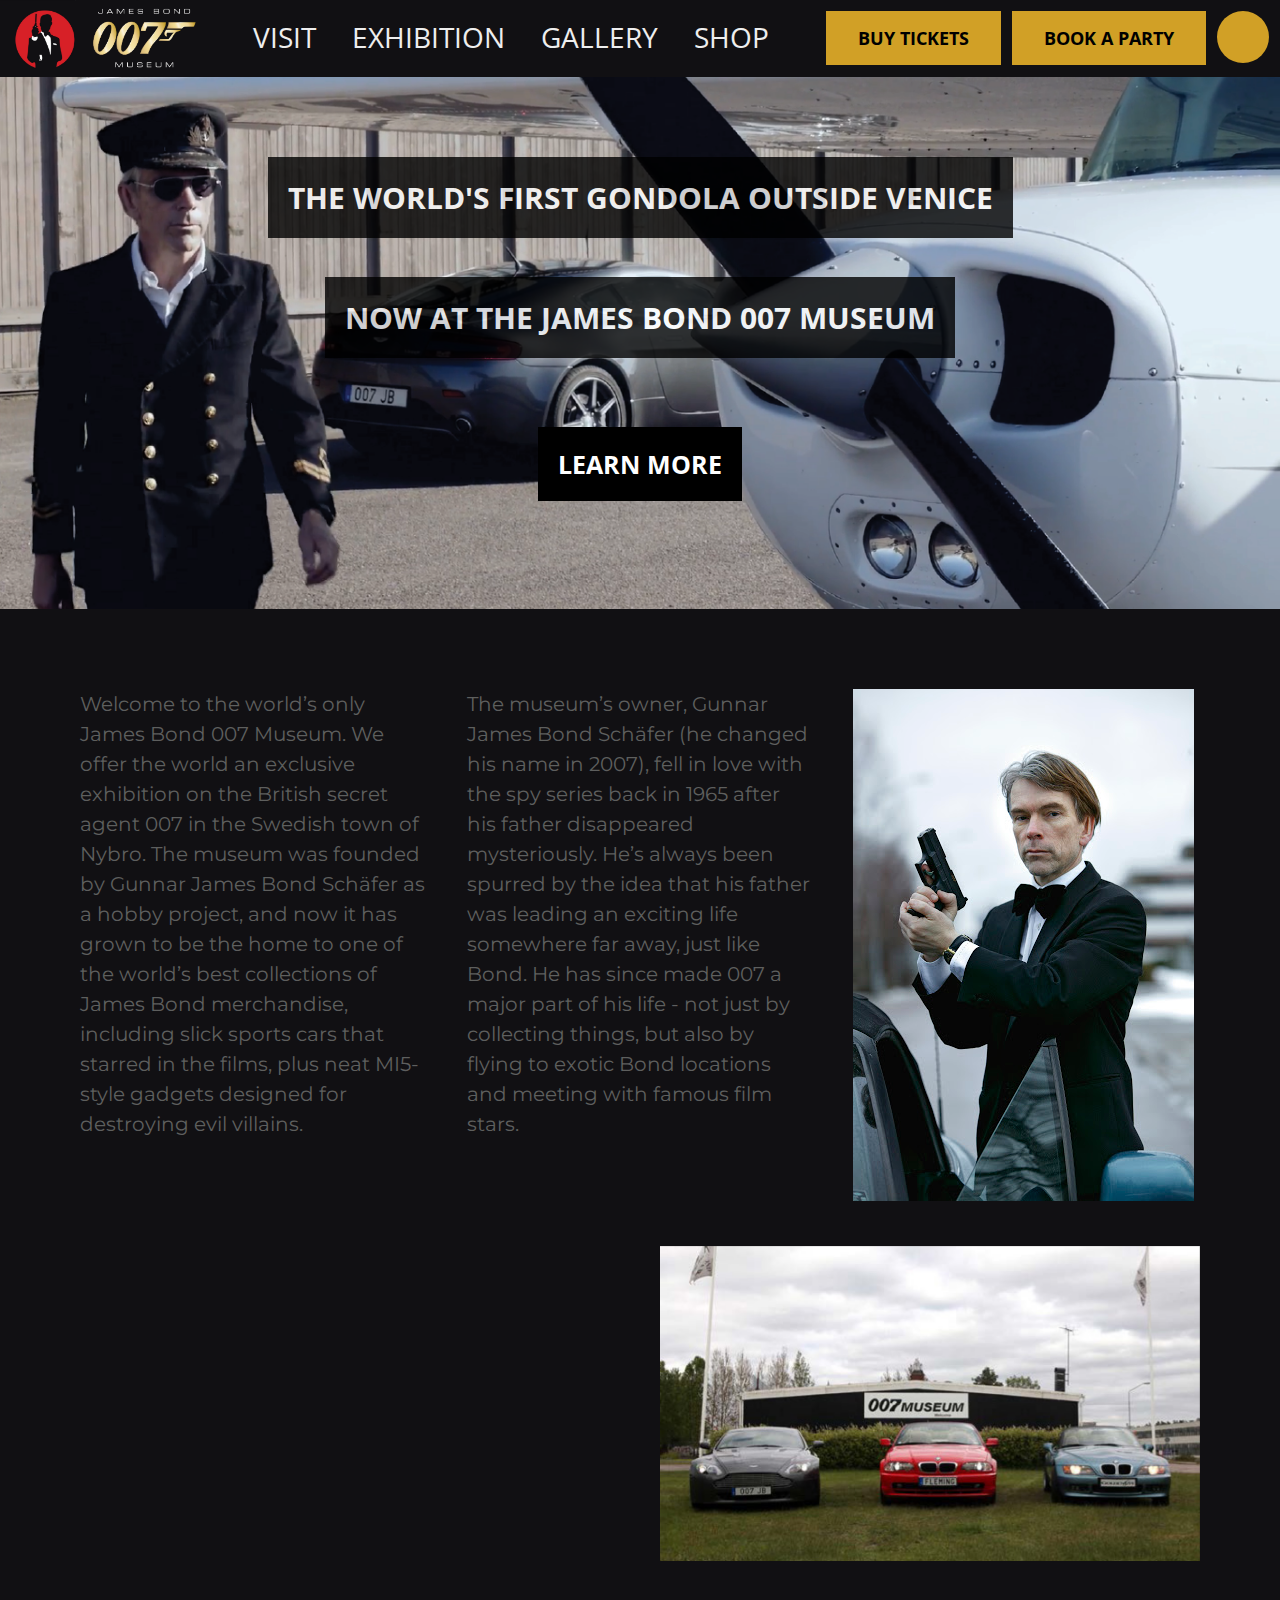
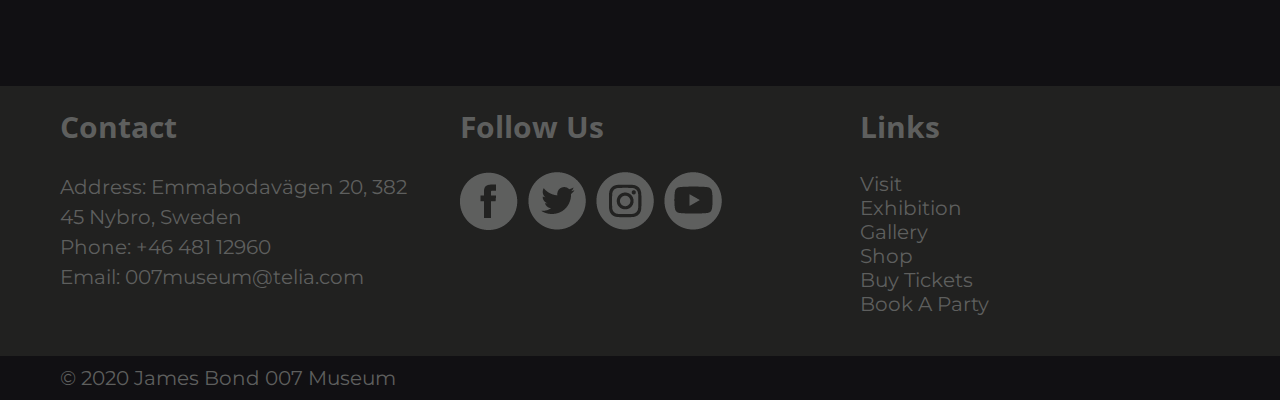
<file: webi_project/index.html>
<!doctype html>
<html>
<head>
<meta charset="UTF-8">
<meta name="keywords" content="James Bond, Museum, 007">
<meta name="Description" content="James Bond 007 Museum located in Nybro, Sweden">
<meta name="author" content="Gunnar James Bond Schafer">
<meta name="viewport" content="width=device-width, initial-scale=1.0">
<title>James Bond 007 Museum Homepage - The Only James Bond Museum in the World</title>
<link rel="stylesheet" href="CSS/stylesheet.css">
<link href="https://fonts.googleapis.com/css?family=Montserrat|Open+Sans&display=swap" rel="stylesheet">
<link rel='icon' href='images/favicon.ico' type='image/x-icon'/ >
<script>
function showsearch() {
   var element = document.getElementById("search_box");
   element.classList.toggle("show");
}
</script>
</head>
<body>


<ul class="full-width" id="navbar">
	<a href="index.html"><img id="logo" src="images/logo.png" alt="007 Museum Logo"></a>
	<li><a href="visit.html">Visit</a></li>
	<li><a href="exhibition.html">Exhibition</a></li>
	<li><a href="gallery/events.html">Gallery</a></li>
	<li><a href="shop.html">Shop</a></li>
	<a href="#" class="search-button" onclick="showsearch()"></a>
	<a href="#" class="button header-button">Book A Party</a>
	<a href="#" class="button header-button">Buy Tickets</a>
	<form id="search_box" action="#">
			<input name="search_criteria" placeholder="Search by keyword" value="" type="text">
			<input class="search_icon" value="Search" type="submit">
		</form>
</ul>

<div class="head-container">
  <img src="images/header.png" style="width:100%;">
  <div class="text-block" style="top: 80px;">
    The World's First Gondola Outside Venice
  </div>
  <div class="text-block" style="top: 200px;">
    Now At the James Bond 007 Museum
  </div>
  <a class="button-header" href="#">Learn More</a>
</div>


<div class="container">
<div class="row">
  <div class="column-3">
	<p>Welcome to the world’s only
James Bond 007 Museum. We
offer the world an exclusive exhibition
on the British secret agent
007 in the Swedish town of Nybro.
The museum was founded by Gunnar James Bond
Schäfer as a hobby project, and now it has grown to be the home to one of
the world’s best collections of
James Bond merchandise, including
slick sports cars that starred
in the films, plus neat MI5-style
gadgets designed for destroying
evil villains.</p>
  </div>
  <div class="column-3">
	<p>The museum’s owner, Gunnar
James Bond Schäfer (he changed
his name in 2007), fell in love with
the spy series back in 1965 after
his father disappeared mysteriously.
He’s always been spurred
by the idea that his father was
leading an exciting life somewhere
far away, just like Bond.
He has since made 007 a major
part of his life - not just by collecting
things, but also by flying
to exotic Bond locations and
meeting with famous film stars.</p>
  </div>
  <div class="column-3">
	<img src="images/img1.jpg">
  </div>
</div>

<div class="row">
	<div class="column-2">
		<iframe width="100%" height="100%" src="https://www.youtube.com/embed/TzndexYf8CQ" frameborder="0" allow="accelerometer; autoplay; encrypted-media; gyroscope; picture-in-picture" allowfullscreen></iframe>
	</div>
	<div class="column-2">
		<div id="gallery-container">
			<img src="images/img2.jpg" alt="Gallery image">
			<div id="gallery-middle">
			<a href="#"><button class="button">Go to Gallery</button></a>
			</div>
		</div>
	</div>
</div>
</div>



<footer>

<div class="footer-row">
  <div class="column-3">
	<h2>Contact</h2>
	<p>Address: Emmabodavägen 20, 382 45 Nybro, Sweden</p>
	<p>Phone: +46 481 12960</p>
	<p>Email: 007museum@telia.com</p>
  </div>
  <div class="column-3">
	<h2>Follow Us</h2>
	<div id="social-group">
	<a href="#"><img src="images/fb-icon.png" alt="Facebook Social Media Icon"></a>
	<a href="#"><img src="images/tw-icon.png" alt="Twitter Social Media Icon"></a>
	<a href="#"><img src="images/ig-icon.png" alt="Instagram Social Media Icon"></a>
	<a href="#"><img src="images/yt-icon.png" alt="Youtube Social Media Icon"></a>
</div>
  </div>
  <div class="column-3">
	<h2>Links</h2>
	<ul class="links-list">
	<li><a href="visit.html">Visit</a></li>
	<li><a href="#Bond2">Exhibition</a></li>
	<li><a href="#Bond3">Gallery</a></li>
	<li><a href="#Bond3">Shop</a></li>
	<li><a href="#Bond3">Buy Tickets</a></li>
	<li><a href="#Bond3">Book A Party</a></li>
</ul>
  </div>
</div>

<div class="copyright">© 2020 James Bond 007 Museum</div>

</footer>


</body>
</html>
</file>
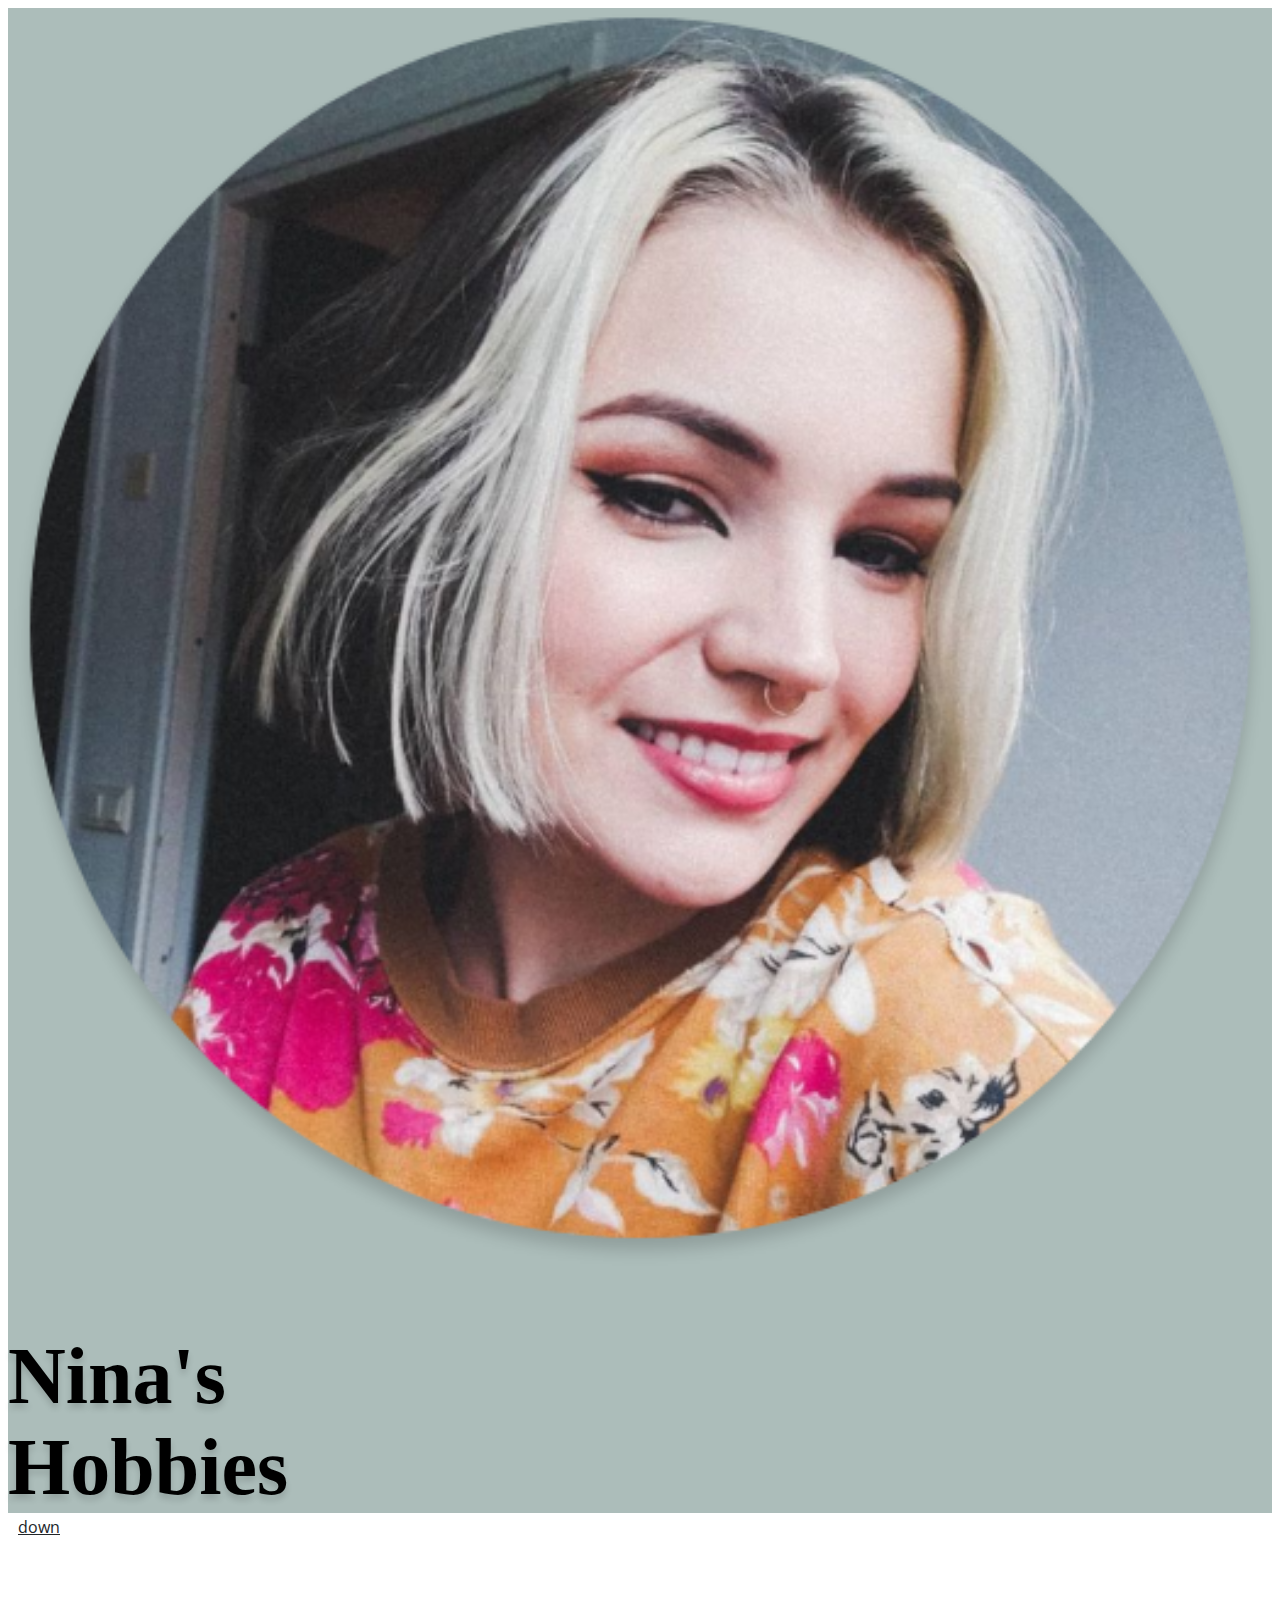
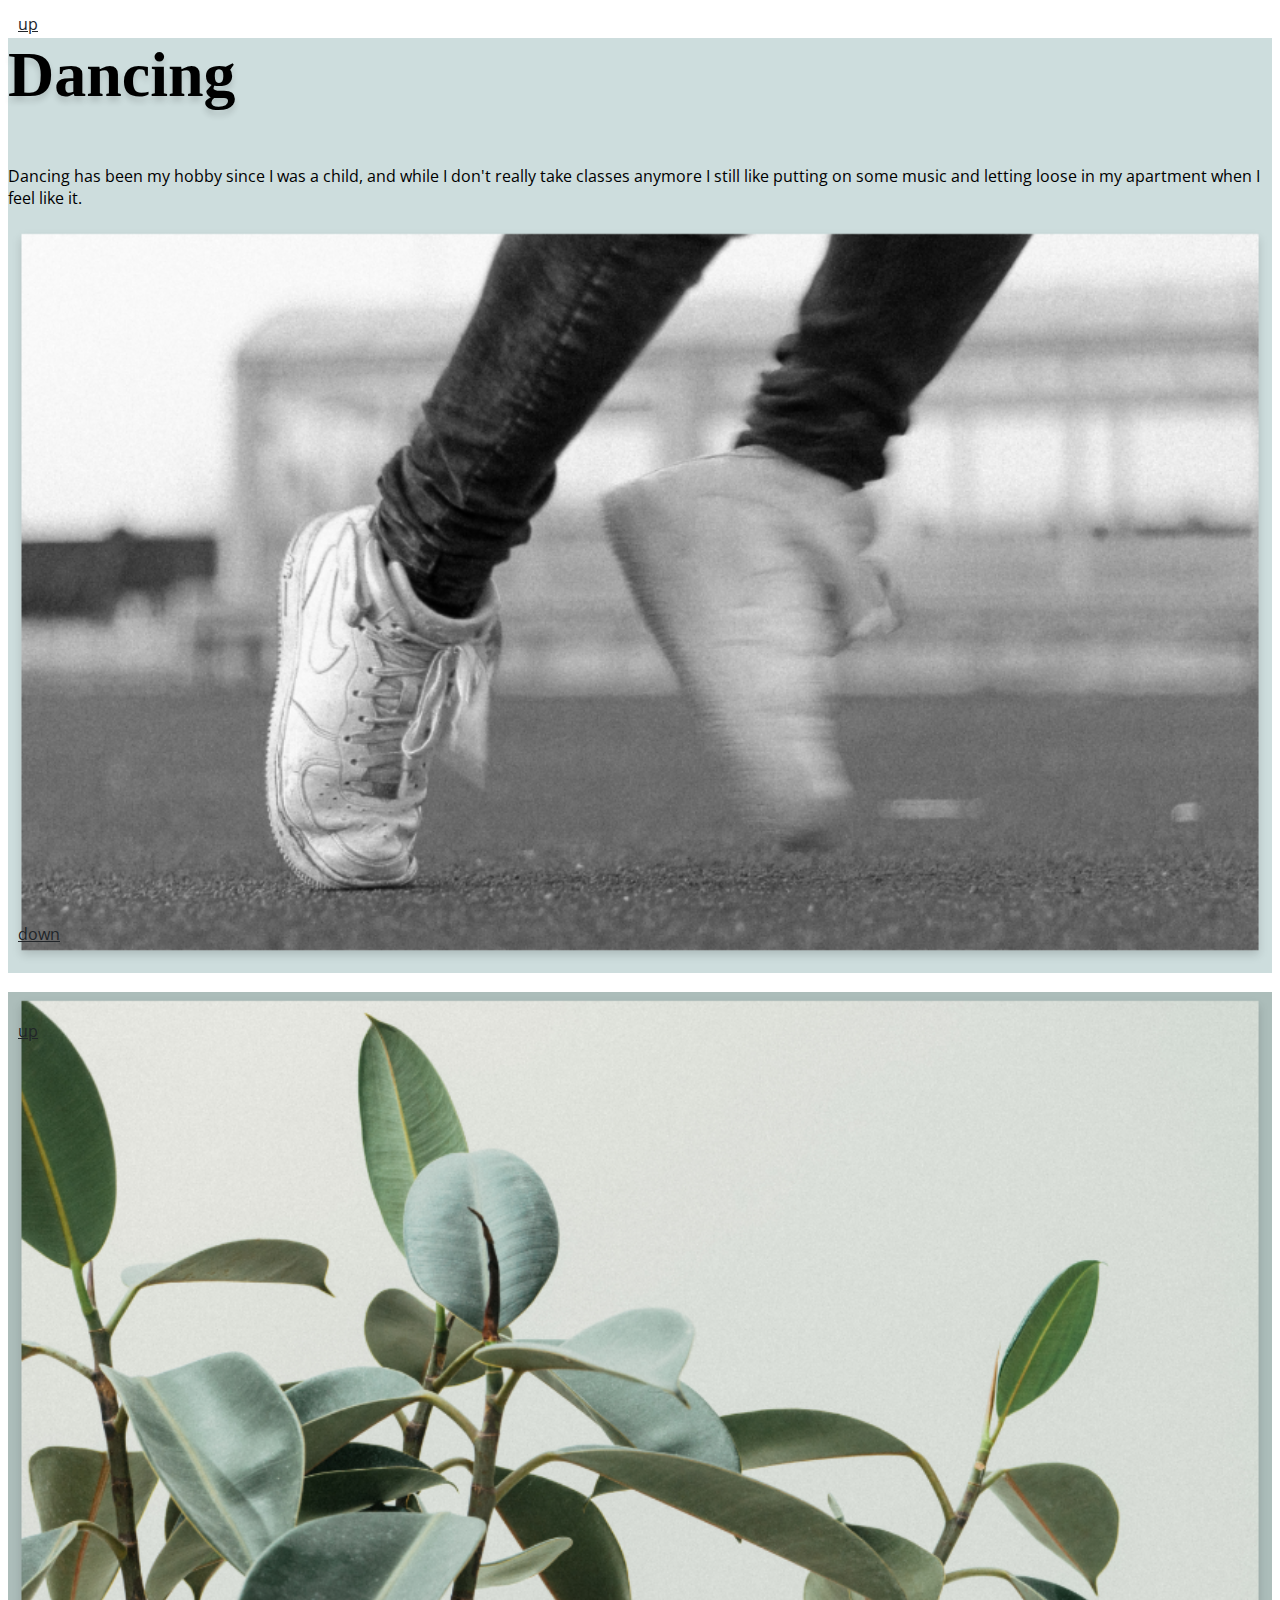
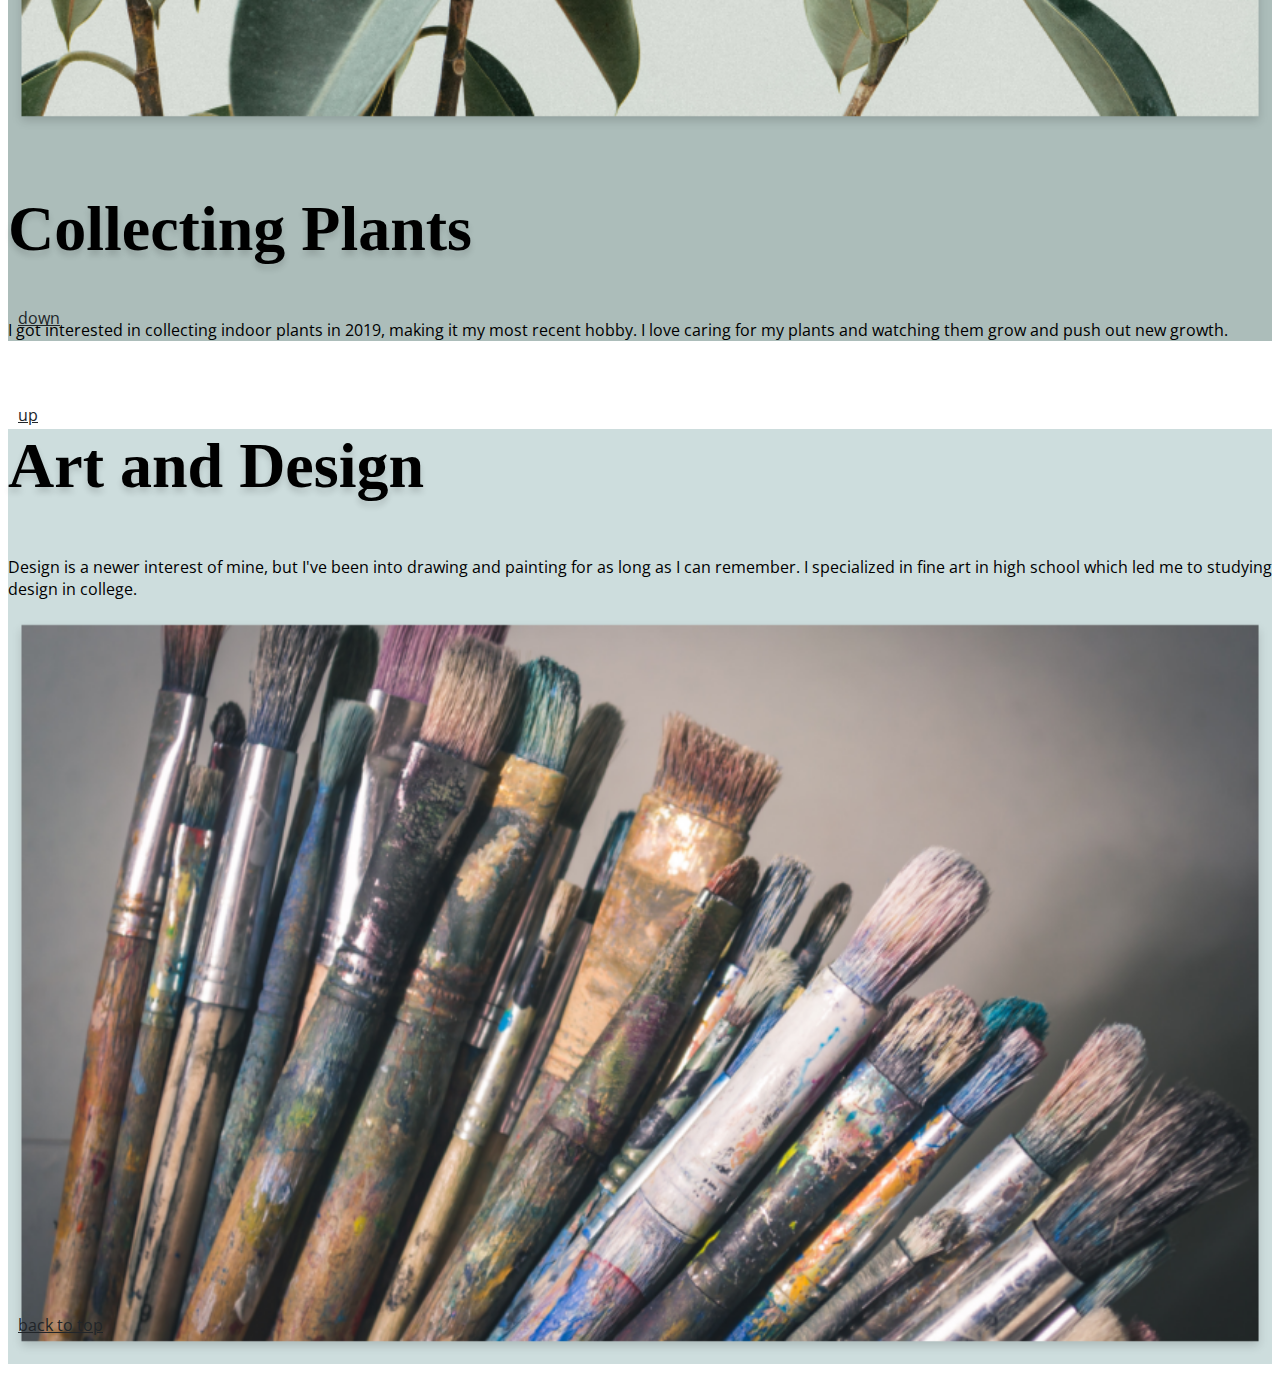
<file: webii_hobbies/index.html>
<!doctype html>

<html lang="en">
<head>
  <meta charset="utf-8">
  <meta name="viewport" content="width=device-width, initial-scale=1, shrink-to-fit=no">
  <title>Nina's Hobbies</title>
  <meta name="description" content="Nina's Hobbies">
  <meta name="author" content="Nina">
  <link rel="stylesheet" href="https://cdn.jsdelivr.net/npm/bootstrap@4.6.0/dist/css/bootstrap.min.css" integrity="sha384-B0vP5xmATw1+K9KRQjQERJvTumQW0nPEzvF6L/Z6nronJ3oUOFUFpCjEUQouq2+l" crossorigin="anonymous">
  <link rel="stylesheet" href="css/style.css">
  <link rel="preconnect" href="https://fonts.gstatic.com">
<link href="https://fonts.googleapis.com/css2?family=Open+Sans&display=swap" rel="stylesheet">
</head>

<body>
  <div class="container-fluid">
    
	<div class="row align-items-center vh-100 cont-1" id="1">
	<div class="col-sm-2"></div>
	<div class="col text-right">
	<img src="images/profile.png" alt="Profile Picture">
	</div>
	<div class="col">
	<h1>Nina's<br>Hobbies</h1>
	</div>
	<div class="col-sm-2"></div>
	</div>
	<div class="row">
	<div class="col text-center down-button">
	<a href="#2">down</a>
	</div>
	</div>
	
	<div class="row">
	<div class="col text-center up-button">
	<a href="#1">up</a>
	</div>
	</div>
	<div class="row align-items-center vh-100 cont-2" id="2">
	<div class="col-sm-1"></div>
	<div class="col-sm text-right">
	<h2>Dancing</h2>
	<p>Dancing has been my hobby since I was a child, and while I don't really take classes anymore I still like putting on some music and letting loose in my apartment when I feel like it.</p>
	</div>
	<div class="col-sm">
	<img src="images/dancing.png" alt="Dancing">
	</div>
	<div class="col-sm-1"></div>
	</div>
	<div class="row">
	<div class="col text-center down-button">
	<a href="#3">down</a>
	</div>
	</div>
	
	<div class="row">
	<div class="col text-center up-button">
	<a href="#2">up</a>
	</div>
	</div>
	<div class="row align-items-center vh-100 cont-3" id="3">
	<div class="col-sm-1"></div>
	<div class="col-sm text-right">
	<img src="images/plants.png" alt="Plant Collecting">
	</div>
	<div class="col-sm">
	<h2>Collecting Plants</h2>
	<p>I got interested in collecting indoor plants in 2019, making it my most recent hobby. I love caring for my plants and watching them grow and push out new growth.</p>
	</div>
	<div class="col-sm-1"></div>
	</div>
	<div class="row">
	<div class="col text-center down-button">
	<a href="#4">down</a>
	</div>
	</div>
	
	<div class="row">
	<div class="col text-center up-button">
	<a href="#3">up</a>
	</div>
	</div>
	<div class="row align-items-center vh-100 cont-4" id="4">
	<div class="col-sm-1"></div>
	<div class="col-sm text-right">
	<h2>Art and Design</h2>
	<p>Design is a newer interest of mine, but I've been into drawing and painting for as long as I can remember. I specialized in fine art in high school which led me to studying design in college.</p>
	</div>
	<div class="col-sm">
	<img src="images/art.png" alt="Art Supplies">
	</div>
	<div class="col-sm-1"></div>
	</div>
	<div class="row">
	<div class="col text-center down-button">
	<a href="#1">back to top</a>
	</div>
	</div>
  
  </div>
  <script src="https://code.jquery.com/jquery-3.5.1.slim.min.js" integrity="sha384-DfXdz2htPH0lsSSs5nCTpuj/zy4C+OGpamoFVy38MVBnE+IbbVYUew+OrCXaRkfj" crossorigin="anonymous"></script>
  <script src="https://cdn.jsdelivr.net/npm/bootstrap@4.6.0/dist/js/bootstrap.bundle.min.js" integrity="sha384-Piv4xVNRyMGpqkS2by6br4gNJ7DXjqk09RmUpJ8jgGtD7zP9yug3goQfGII0yAns" crossorigin="anonymous"></script>
</body>
</html>
</file>
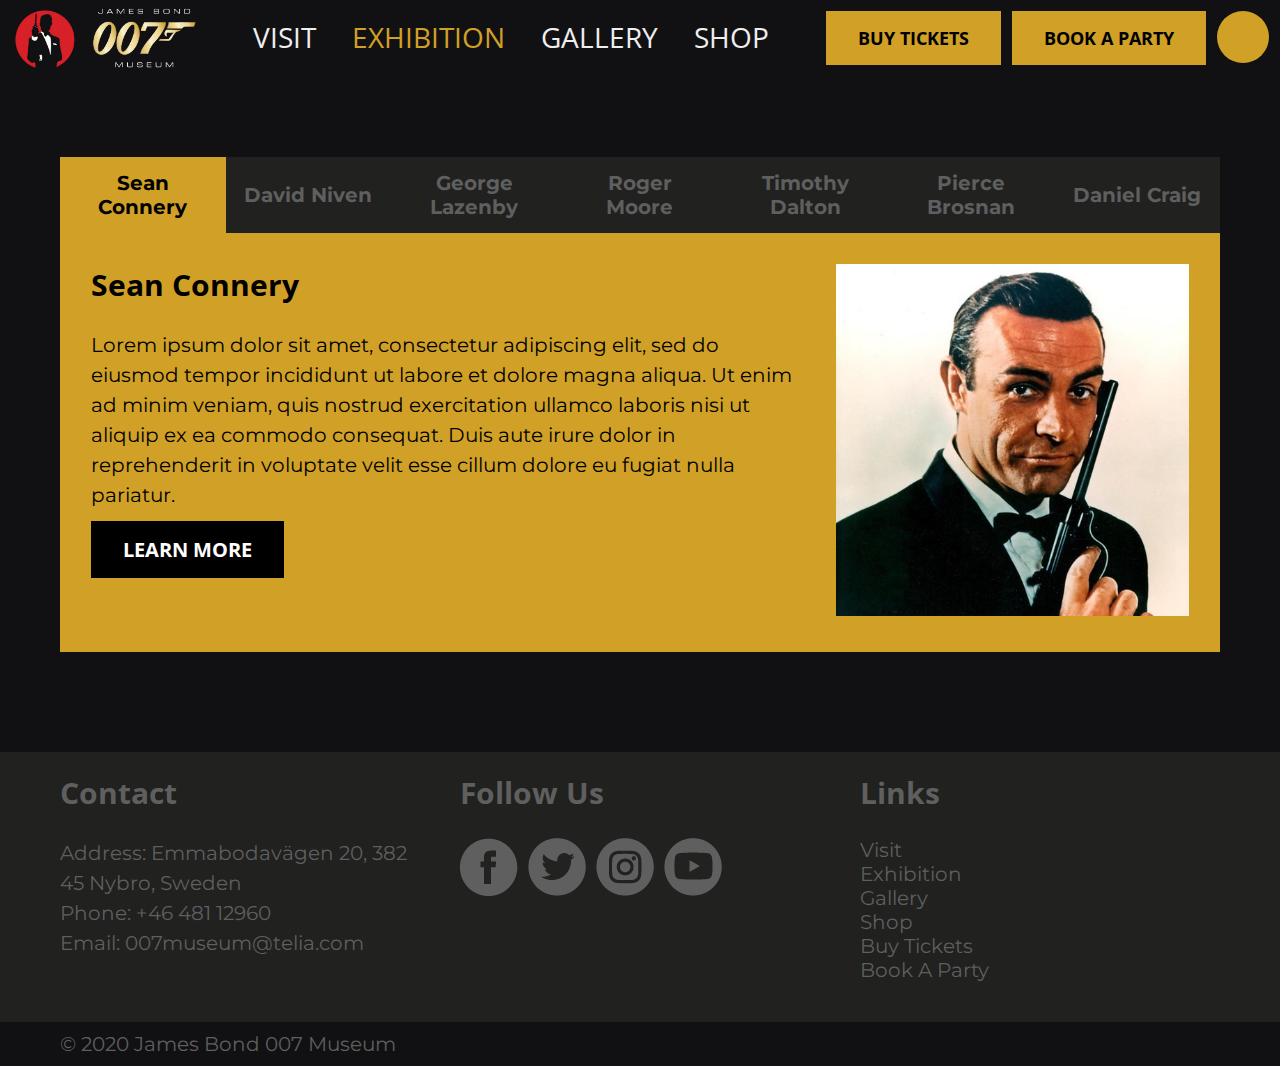
<file: webi_project/exhibition.html>
<!doctype html>
<html>
<head>
<meta charset="UTF-8">
<meta name="keywords" content="James Bond, Museum, 007">
<meta name="Description" content="James Bond 007 Museum located in Nybro, Sweden">
<meta name="author" content="Gunnar James Bond Schafer">
<meta name="viewport" content="width=device-width, initial-scale=1.0">
<title>James Bond 007 Museum Homepage - The Only James Bond Museum in the World</title>
<link rel="stylesheet" href="CSS/stylesheet.css">
<link href="https://fonts.googleapis.com/css?family=Montserrat|Open+Sans&display=swap" rel="stylesheet">
<link rel='icon' href='images/favicon.ico' type='image/x-icon'/ >
<script>
function showsearch() {
   var element = document.getElementById("search_box");
   element.classList.toggle("show");
}


function openTab(evt, tabName) {
  var i, tabcontent, tablinks;
  tabcontent = document.getElementsByClassName("tabcontent");
  for (i = 0; i < tabcontent.length; i++) {
    tabcontent[i].style.display = "none";
  }
  tablinks = document.getElementsByClassName("tablinks");
  for (i = 0; i < tablinks.length; i++) {
    tablinks[i].className = tablinks[i].className.replace(" active", "");
  }
  document.getElementById(tabName).style.display = "block";
  evt.currentTarget.className += " active";
}
</script>
</head>
<body>

<ul class="full-width" id="navbar">
	<a href="index.html"><img id="logo" src="images/logo.png" alt="007 Museum Logo"></a>
	<li><a href="visit.html">Visit</a></li>
	<li><a href="exhibition.html" class="nav-active">Exhibition</a></li>
	<li><a href="gallery/events.html">Gallery</a></li>
	<li><a href="shop.html">Shop</a></li>
	<a href="#" class="search-button" onclick="showsearch()"></a>
	<a href="#" class="button header-button">Book A Party</a>
	<a href="#" class="button header-button">Buy Tickets</a>
	<form id="search_box" action="#">
			<input name="search_criteria" placeholder="Search by keyword" value="" type="text">
			<input class="search_icon" value="Search" type="submit">
		</form>
</ul>



<div class="container">
<div class="tab top-pad">
	<button class="tablinks active" onclick="openTab(event, 'Connery')">Sean Connery</button>
	<button class="tablinks" onclick="openTab(event, 'Niven')">David Niven</button>
	<button class="tablinks" onclick="openTab(event, 'Lazenby')">George Lazenby</button>
	<button class="tablinks" onclick="openTab(event, 'Moore')">Roger Moore</button>
	<button class="tablinks" onclick="openTab(event, 'Dalton')">Timothy Dalton</button>
	<button class="tablinks" onclick="openTab(event, 'Brosnan')">Pierce Brosnan</button>
	<button class="tablinks" onclick="openTab(event, 'Craig')">Daniel Craig</button>
</div>

<div id="Connery" class="tabcontent" style="display:block;">
<div class="row">
	<div class="column-1-3">
		<h2>Sean Connery</h2>
		<p>Lorem ipsum dolor sit amet, consectetur adipiscing elit, sed do eiusmod tempor incididunt ut labore et dolore magna aliqua. Ut enim ad minim veniam, quis nostrud exercitation ullamco laboris nisi ut aliquip ex ea commodo consequat. Duis aute irure dolor in reprehenderit in voluptate velit esse cillum dolore eu fugiat nulla pariatur.</p>
		<a href="#"><button class="ex-button">Learn More</button></a>
	</div>
	<div class="column-3">
		<img src="images/seanconnery.jpg" alt="Sean Connery">
	</div>
</div>
</div>

<div id="Niven" class="tabcontent">
<div class="row">
	<div class="column-1-3">
		<h2>David Niven</h2>
		<p>Lorem ipsum dolor sit amet, consectetur adipiscing elit, sed do eiusmod tempor incididunt ut labore et dolore magna aliqua. Ut enim ad minim veniam, quis nostrud exercitation ullamco laboris nisi ut aliquip ex ea commodo consequat. Duis aute irure dolor in reprehenderit in voluptate velit esse cillum dolore eu fugiat nulla pariatur.</p>
		<a href="#"><button class="ex-button">Learn More</button></a>
	</div>
	<div class="column-3">
		<img src="images/davidniven.jpg" alt="David Niven">
	</div>
</div>
</div>

<div id="Lazenby" class="tabcontent">
<div class="row">
	<div class="column-1-3">
		<h2>George Lazenby</h2>
		<p>Lorem ipsum dolor sit amet, consectetur adipiscing elit, sed do eiusmod tempor incididunt ut labore et dolore magna aliqua. Ut enim ad minim veniam, quis nostrud exercitation ullamco laboris nisi ut aliquip ex ea commodo consequat. Duis aute irure dolor in reprehenderit in voluptate velit esse cillum dolore eu fugiat nulla pariatur.</p>
		<a href="#"><button class="ex-button">Learn More</button></a>
	</div>
	<div class="column-3">
		<img src="images/georgelazenby.jpg" alt="George Lazenby">
	</div>
</div>
</div>

<div id="Moore" class="tabcontent">
<div class="row">
	<div class="column-1-3">
		<h2>Roger Moore</h2>
		<p>Lorem ipsum dolor sit amet, consectetur adipiscing elit, sed do eiusmod tempor incididunt ut labore et dolore magna aliqua. Ut enim ad minim veniam, quis nostrud exercitation ullamco laboris nisi ut aliquip ex ea commodo consequat. Duis aute irure dolor in reprehenderit in voluptate velit esse cillum dolore eu fugiat nulla pariatur.</p>
		<a href="#"><button class="ex-button">Learn More</button></a>
	</div>
	<div class="column-3">
		<img src="images/rogermoore.jpg" alt="Roger Moore">
	</div>
</div>
</div>

<div id="Dalton" class="tabcontent ex-box">
<div class="row">
	<div class="column-1-3">
		<h2>Timothy Dalton</h2>
		<p>Lorem ipsum dolor sit amet, consectetur adipiscing elit, sed do eiusmod tempor incididunt ut labore et dolore magna aliqua. Ut enim ad minim veniam, quis nostrud exercitation ullamco laboris nisi ut aliquip ex ea commodo consequat. Duis aute irure dolor in reprehenderit in voluptate velit esse cillum dolore eu fugiat nulla pariatur.</p>
		<a href="#"><button class="ex-button">Learn More</button></a>
	</div>
	<div class="column-3">
		<img src="images/timothydalton.jpg" alt="Timothy Dalton">
	</div>
</div>
</div>

<div id="Brosnan" class="tabcontent ex-box">
<div class="row">
	<div class="column-1-3">
		<h2>Pierce Brosnan</h2>
		<p>Lorem ipsum dolor sit amet, consectetur adipiscing elit, sed do eiusmod tempor incididunt ut labore et dolore magna aliqua. Ut enim ad minim veniam, quis nostrud exercitation ullamco laboris nisi ut aliquip ex ea commodo consequat. Duis aute irure dolor in reprehenderit in voluptate velit esse cillum dolore eu fugiat nulla pariatur.</p>
		<a href="#"><button class="ex-button">Learn More</button></a>
	</div>
	<div class="column-3">
		<img src="images/piercebrosnan.jpg" alt="Pierce Brosnan">
	</div>
</div>
</div>

<div id="Craig" class="tabcontent">
	<div class="row">
		<div class="column-1-3">
			<h2>Daniel Craig</h2>
			<p>Lorem ipsum dolor sit amet, consectetur adipiscing elit, sed do eiusmod tempor incididunt ut labore et dolore magna aliqua. Ut enim ad minim veniam, quis nostrud exercitation ullamco laboris nisi ut aliquip ex ea commodo consequat. Duis aute irure dolor in reprehenderit in voluptate velit esse cillum dolore eu fugiat nulla pariatur.</p>
			<a href="#"><button class="ex-button">Learn More</button></a>
		</div>
		<div class="column-3">
			<img src="images/danielcraig.jpg" alt="Daniel Craig">
		</div>
	</div>
</div>


</div>


<footer>

<div class="footer-row">
  <div class="column-3">
	<h2>Contact</h2>
	<p>Address: Emmabodavägen 20, 382 45 Nybro, Sweden</p>
	<p>Phone: +46 481 12960</p>
	<p>Email: 007museum@telia.com</p>
  </div>
  <div class="column-3">
	<h2>Follow Us</h2>
	<div id="social-group">
	<a href="#"><img src="images/fb-icon.png" alt="Facebook Social Media Icon"></a>
	<a href="#"><img src="images/tw-icon.png" alt="Twitter Social Media Icon"></a>
	<a href="#"><img src="images/ig-icon.png" alt="Instagram Social Media Icon"></a>
	<a href="#"><img src="images/yt-icon.png" alt="Youtube Social Media Icon"></a>
</div>
  </div>
  <div class="column-3">
	<h2>Links</h2>
	<ul class="links-list">
	<li><a href="visit.html">Visit</a></li>
	<li><a href="#Bond2">Exhibition</a></li>
	<li><a href="#Bond3">Gallery</a></li>
	<li><a href="#Bond3">Shop</a></li>
	<li><a href="#Bond3">Buy Tickets</a></li>
	<li><a href="#Bond3">Book A Party</a></li>
</ul>
  </div>
</div>

<div class="copyright">© 2020 James Bond 007 Museum</div>

</footer>


</body>
</html>
</file>
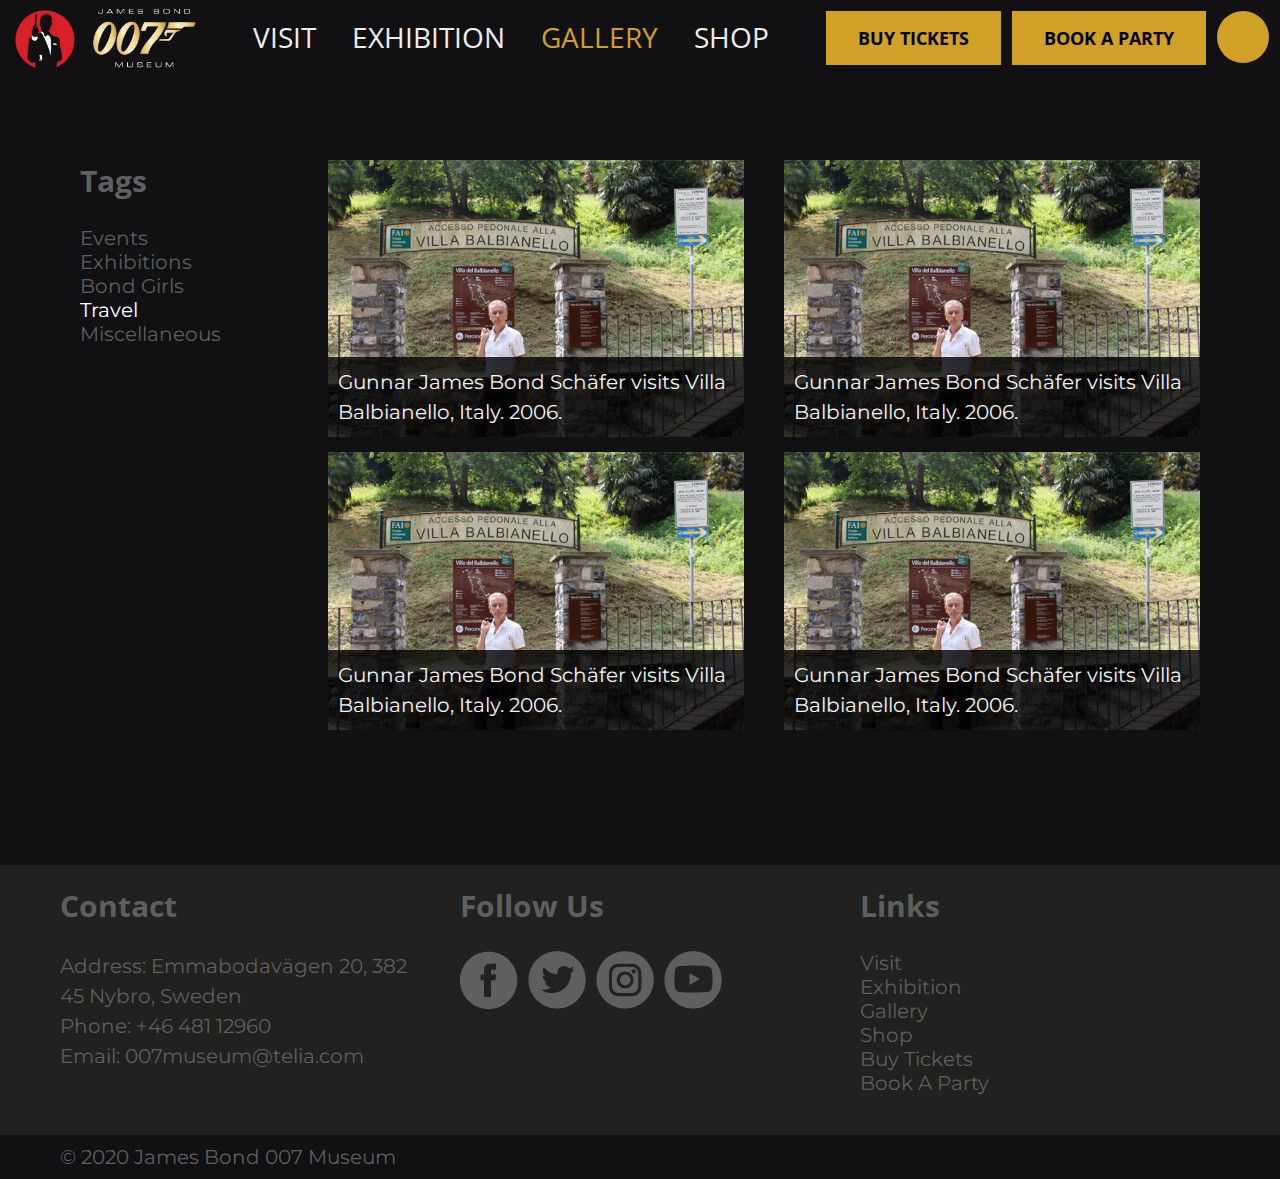
<file: webi_project/gallery.html>
<!doctype html>
<html>
<head>
<meta charset="UTF-8">
<meta name="keywords" content="James Bond, Museum, 007">
<meta name="Description" content="James Bond 007 Museum located in Nybro, Sweden">
<meta name="author" content="Gunnar James Bond Schafer">
<meta name="viewport" content="width=device-width, initial-scale=1.0">
<title>James Bond 007 Museum Homepage - The Only James Bond Museum in the World</title>
<link rel="stylesheet" href="CSS/stylesheet.css">
<link href="https://fonts.googleapis.com/css?family=Montserrat|Open+Sans&display=swap" rel="stylesheet">
<link rel='icon' href='images/favicon.ico' type='image/x-icon'/ >
<script>
function showsearch() {
   var element = document.getElementById("search_box");
   element.classList.toggle("show");
}
</script>
</head>
<body>

<ul class="full-width" id="navbar">
	<a href="index.html"><img id="logo" src="images/logo.png" alt="007 Museum Logo"></a>
	<li><a href="visit.html">Visit</a></li>
	<li><a href="exhibition.html">Exhibition</a></li>
	<li><a href="gallery.html" class="nav-active">Gallery</a></li>
	<li><a href="shop.html">Shop</a></li>
	<a href="#" class="search-button" onclick="showsearch()"></a>
	<a href="#" class="button header-button">Book A Party</a>
	<a href="#" class="button header-button">Buy Tickets</a>
	<form id="search_box" action="#">
			<input name="search_criteria" placeholder="Search by keyword" value="" type="text">
			<input class="search_icon" value="Search" type="submit">
		</form>
</ul>



<div class="container">
<div class="row top-pad">
	<div class="column-20">
		<h2>Tags</h2>
		<ul class="links-list">
			<li><a href="#">Events</a></li>
			<li><a href="#Bond2">Exhibitions</a></li>
			<li><a href="#Bond3">Bond Girls</a></li>
			<li><a href="#Bond3" class="links-list-active">Travel</a></li>
			<li><a href="#Bond3">Miscellaneous</a></li>
		</ul>
	</div>
	<div class="column-40">
		<div class="gallery-module">
		<header><p>Gunnar James Bond Schäfer visits Villa Balbianello, Italy. 2006.</p></header>
		<img src="images/balbianello.jpg" alt="Visit to Villa Balbianello">
		</div>
		<div class="gallery-module">
		<header><p>Gunnar James Bond Schäfer visits Villa Balbianello, Italy. 2006.</p></header>
		<img src="images/balbianello.jpg" alt="Visit to Villa Balbianello">
		</div>
	</div>
	<div class="column-40">
		<div class="gallery-module">
		<header><p>Gunnar James Bond Schäfer visits Villa Balbianello, Italy. 2006.</p></header>
		<img src="images/balbianello.jpg" alt="Visit to Villa Balbianello">
		</div>
		<div class="gallery-module">
		<header><p>Gunnar James Bond Schäfer visits Villa Balbianello, Italy. 2006.</p></header>
		<img src="images/balbianello.jpg" alt="Visit to Villa Balbianello">
		</div>
	</div>
</div>
</div>


<footer>

<div class="footer-row">
  <div class="column-3">
	<h2>Contact</h2>
	<p>Address: Emmabodavägen 20, 382 45 Nybro, Sweden</p>
	<p>Phone: +46 481 12960</p>
	<p>Email: 007museum@telia.com</p>
  </div>
  <div class="column-3">
	<h2>Follow Us</h2>
	<div id="social-group">
	<a href="#"><img src="images/fb-icon.png" alt="Facebook Social Media Icon"></a>
	<a href="#"><img src="images/tw-icon.png" alt="Twitter Social Media Icon"></a>
	<a href="#"><img src="images/ig-icon.png" alt="Instagram Social Media Icon"></a>
	<a href="#"><img src="images/yt-icon.png" alt="Youtube Social Media Icon"></a>
</div>
  </div>
  <div class="column-3">
	<h2>Links</h2>
	<ul class="links-list">
	<li><a href="visit.html">Visit</a></li>
	<li><a href="#Bond2">Exhibition</a></li>
	<li><a href="#Bond3">Gallery</a></li>
	<li><a href="#Bond3">Shop</a></li>
	<li><a href="#Bond3">Buy Tickets</a></li>
	<li><a href="#Bond3">Book A Party</a></li>
</ul>
  </div>
</div>

<div class="copyright">© 2020 James Bond 007 Museum</div>

</footer>


</body>
</html>
</file>
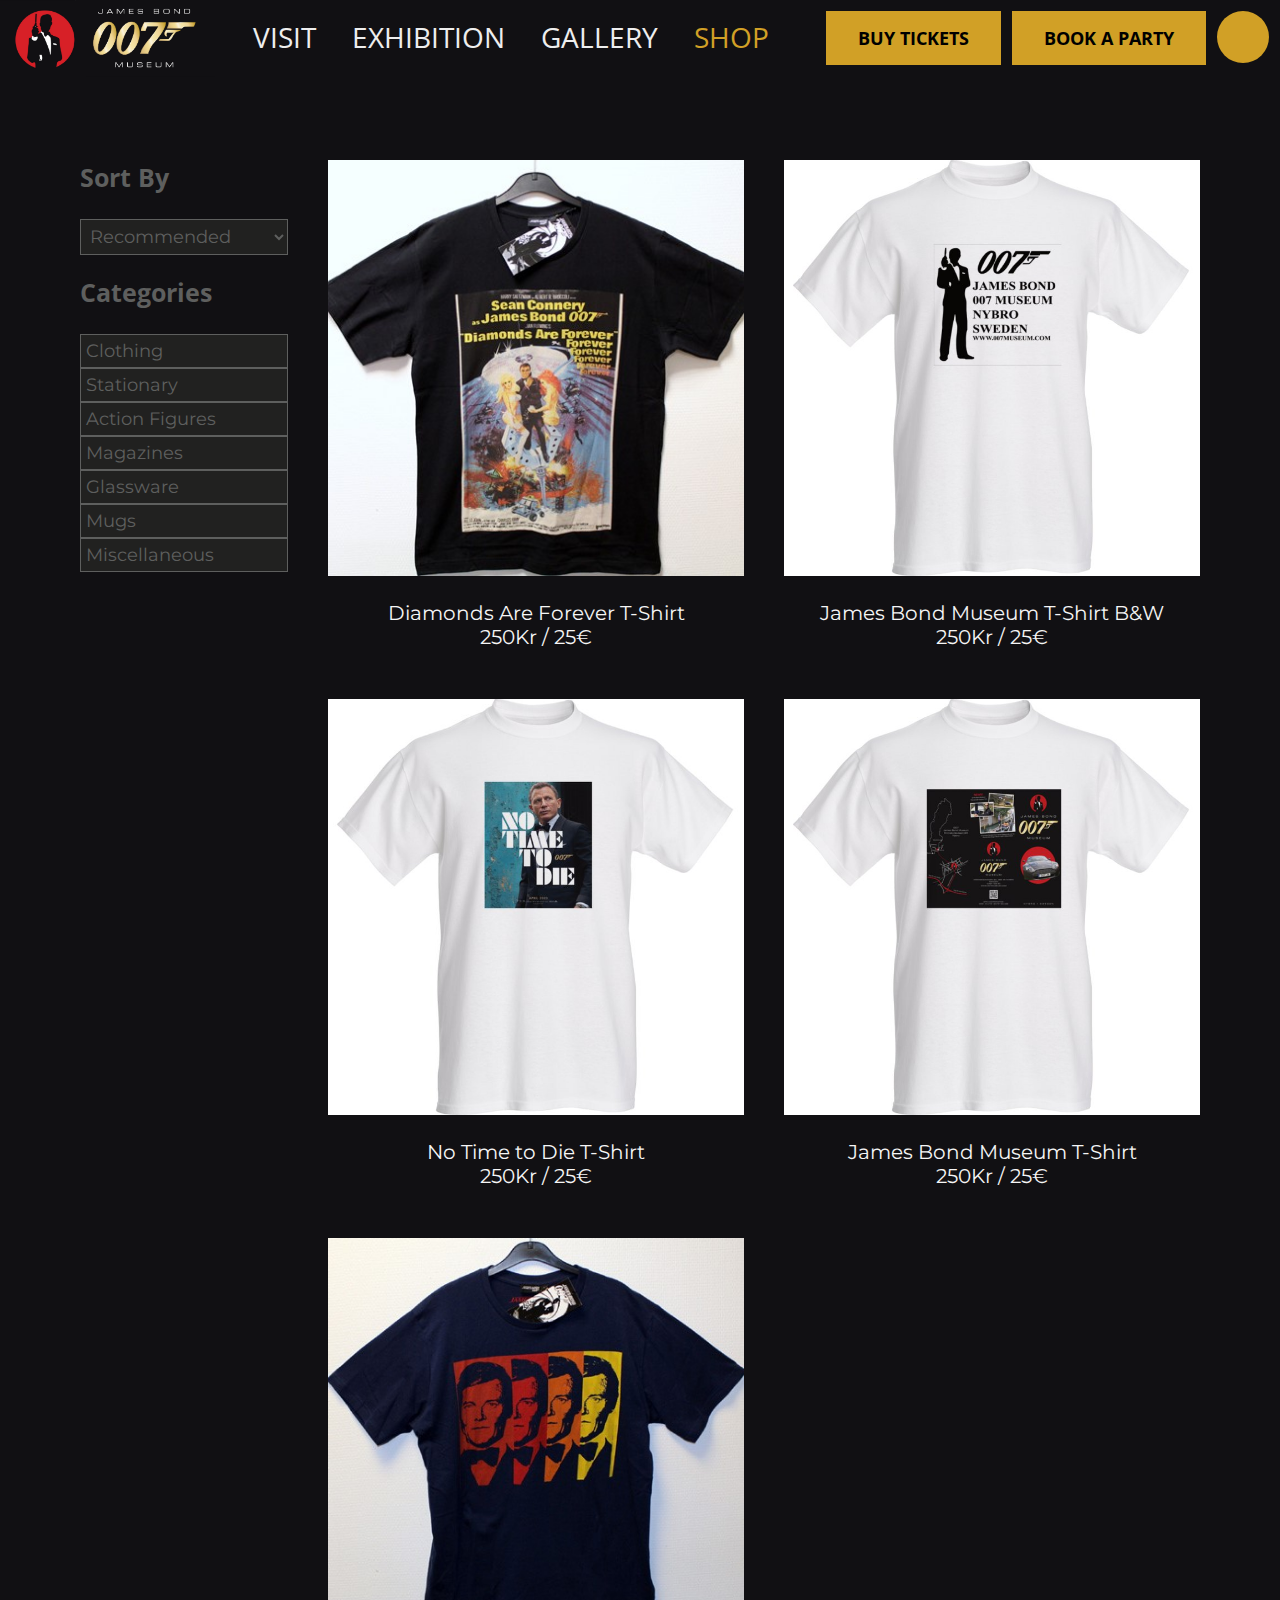
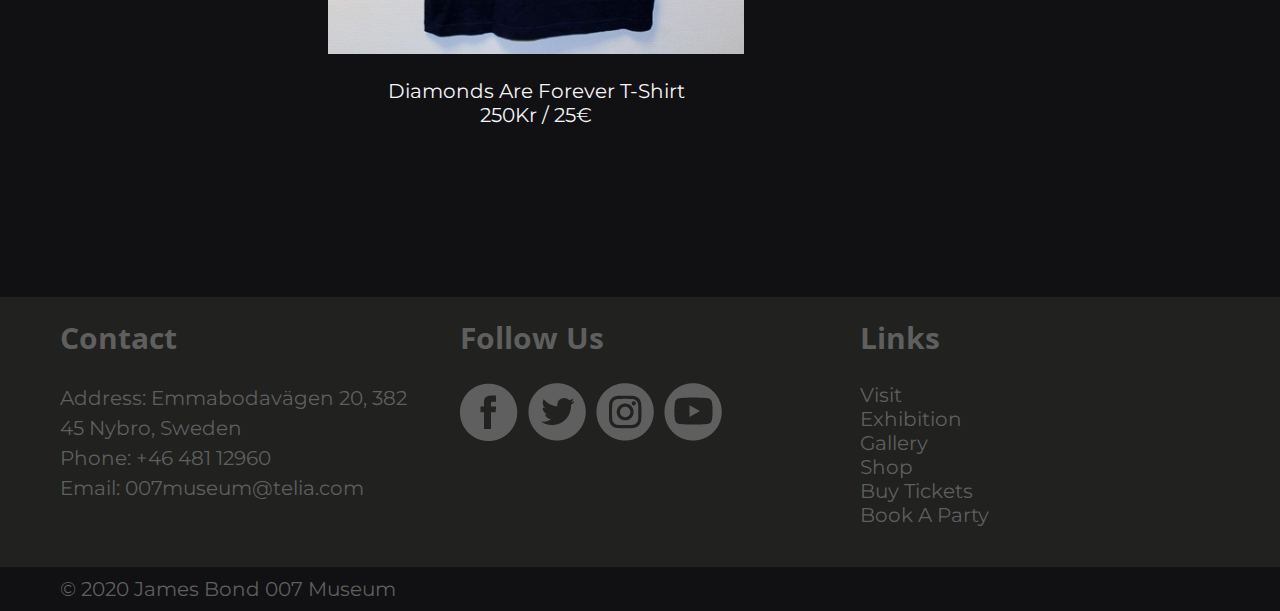
<file: webi_project/shop.html>
<!doctype html>
<html>
<head>
<meta charset="UTF-8">
<meta name="keywords" content="James Bond, Museum, 007">
<meta name="Description" content="James Bond 007 Museum located in Nybro, Sweden">
<meta name="author" content="Gunnar James Bond Schafer">
<meta name="viewport" content="width=device-width, initial-scale=1.0">
<title>James Bond 007 Museum Homepage - The Only James Bond Museum in the World</title>
<link rel="stylesheet" href="CSS/stylesheet.css">
<link href="https://fonts.googleapis.com/css?family=Montserrat|Open+Sans&display=swap" rel="stylesheet">
<link rel='icon' href='images/favicon.ico' type='image/x-icon'/ >
<script>

function showsearch() {
   var element = document.getElementById("search_box");
   element.classList.toggle("show");
}

</script>

</head>
<body>

<ul class="full-width" id="navbar">
	<a href="index.html"><img id="logo" src="images/logo.png" alt="007 Museum Logo"></a>
	<li><a href="visit.html">Visit</a></li>
	<li><a href="exhibition.html">Exhibition</a></li>
	<li><a href="gallery/events.html">Gallery</a></li>
	<li><a href="shop.html" class="nav-active">Shop</a></li>
	<a href="#" class="search-button" onclick="showsearch()"></a>
	<a href="#" class="button header-button">Book A Party</a>
	<a href="#" class="button header-button">Buy Tickets</a>
	<form id="search_box" action="#">
			<input name="search_criteria" placeholder="Search by keyword" value="" type="text">
			<input class="search_icon" value="Search" type="submit">
		</form>
</ul>



<div class="container">
<div class="row top-pad">
	<div class="column-20">
		<h3>Sort By</h3>
		<select id="sort" name="sort">
			<option value="Recommended">Recommended</option>
			<option value="Highest">Price: Highest first</option>
			<option value="Lowest">Price: Lowest First</option>
		</select>
		<h3>Categories</h3>
		
		
		<div id="accordion">
			<section id="clothing">
			<a href="#clothing">Clothing</a>
			<div href="#">Men's</div>
			<div href="#">Women's</div>
			</section>
			<section id="stationary">
			<a href="#stationary">Stationary</a>
			</section>
			<section id="actionfigures">
			<a href="#actionfigures">Action Figures</a>
			</section>
			<section id="magazines">
			<a href="#magazines">Magazines</a>
			</section>
			<section id="glassware">
			<a href="#glassware">Glassware</a>
			</section>
			<section id="mugs">
			<a href="#mugs">Mugs</a>
			</section>
			<section id="misc">
			<a href="#misc">Miscellaneous</a>
			</section>
		</div>
		
		
		
	</div>
	<div class="column-40">
		<div class="shop-module">
		<a href="#"><img src="images/shirt1.jpg" alt="Diamonds Are Forever T-Shirt"></a>
		<header><a href="#">Diamonds Are Forever T-Shirt<br>250Kr / 25€</a></header>
		</div>
		<div class="shop-module">
		<a href="#"><img src="images/shirt3.jpg" alt="No Time to Die T-Shirt"></a>
		<header><a href="#">No Time to Die T-Shirt<br>250Kr / 25€</a></header>
		</div>
		<div class="shop-module">
		<a href="#"><img src="images/shirt5.jpg" alt="Diamonds Are Forever T-Shirt"></a>
		<header><a href="#">Diamonds Are Forever T-Shirt<br>250Kr / 25€</a></header>
		</div>
	</div>
	<div class="column-40">
		<div class="shop-module">
		<a href="#"><img src="images/shirt2.jpg" alt="James Bond Museum T-Shirt B&W"></a>
		<header><a href="#">James Bond Museum T-Shirt B&#38;W<br>250Kr / 25€</a></header>
		</div>
		<div class="shop-module">
		<a href="#"><img src="images/shirt4.jpg" alt="James Bond Museum T-Shirt"></a>
		<header><a href="#">James Bond Museum T-Shirt<br>250Kr / 25€</a></header>
		</div>
	</div>
</div>
</div>


<footer>

<div class="footer-row">
  <div class="column-3">
	<h2>Contact</h2>
	<p>Address: Emmabodavägen 20, 382 45 Nybro, Sweden</p>
	<p>Phone: +46 481 12960</p>
	<p>Email: 007museum@telia.com</p>
  </div>
  <div class="column-3">
	<h2>Follow Us</h2>
	<div id="social-group">
	<a href="#"><img src="images/fb-icon.png" alt="Facebook Social Media Icon"></a>
	<a href="#"><img src="images/tw-icon.png" alt="Twitter Social Media Icon"></a>
	<a href="#"><img src="images/ig-icon.png" alt="Instagram Social Media Icon"></a>
	<a href="#"><img src="images/yt-icon.png" alt="Youtube Social Media Icon"></a>
</div>
  </div>
  <div class="column-3">
	<h2>Links</h2>
	<ul class="links-list">
	<li><a href="visit.html">Visit</a></li>
	<li><a href="#Bond2">Exhibition</a></li>
	<li><a href="#Bond3">Gallery</a></li>
	<li><a href="#Bond3">Shop</a></li>
	<li><a href="#Bond3">Buy Tickets</a></li>
	<li><a href="#Bond3">Book A Party</a></li>
</ul>
  </div>
</div>

<div class="copyright">© 2020 James Bond 007 Museum</div>

</footer>


</body>
</html>
</file>
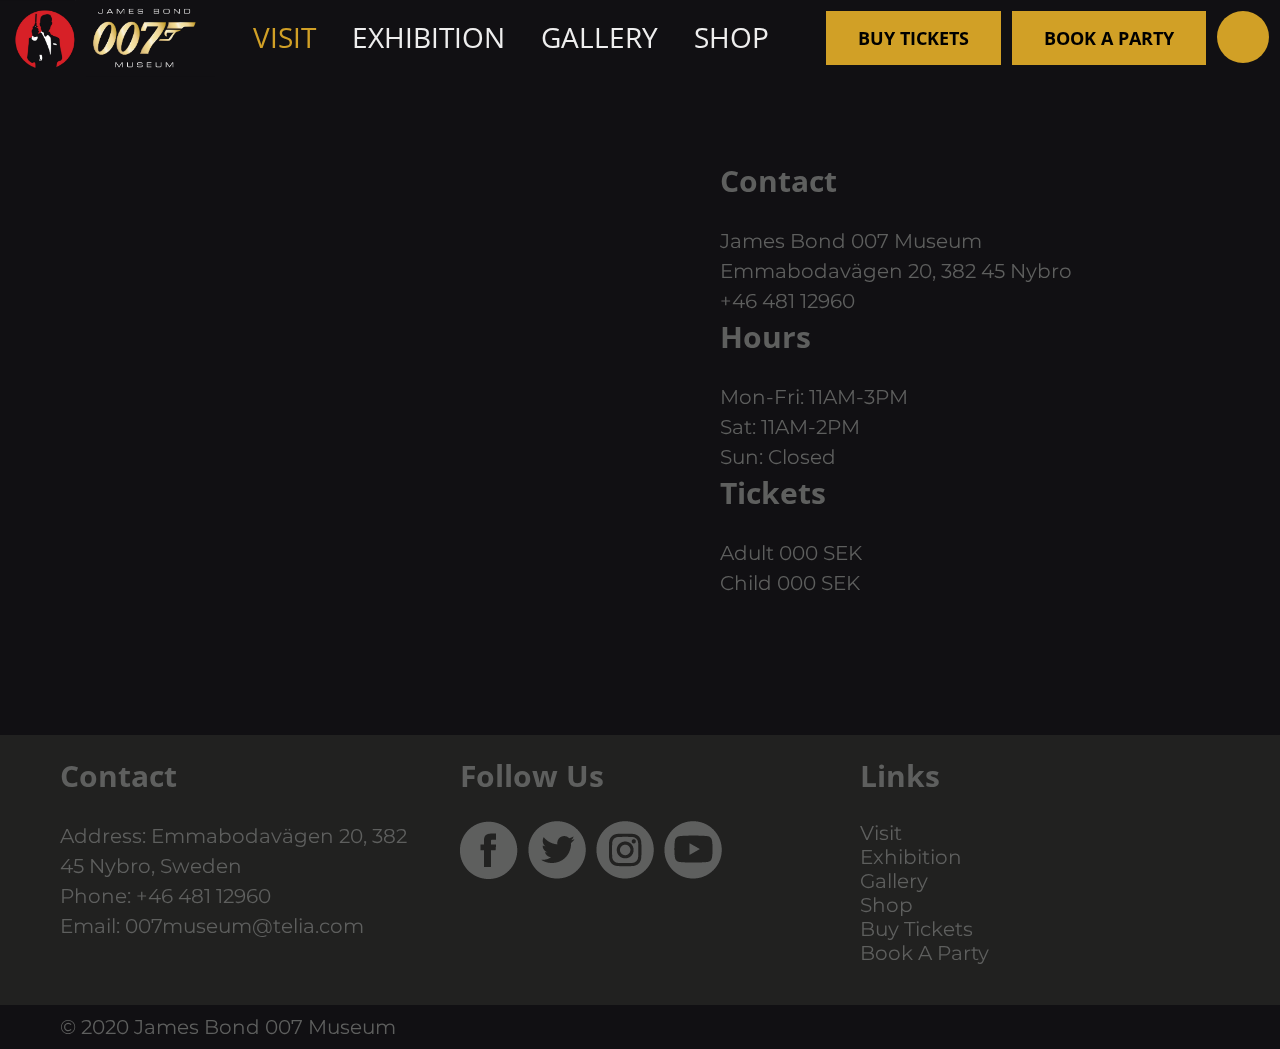
<file: webi_project/visit.html>
<!doctype html>
<html>
<head>
<meta charset="UTF-8">
<meta name="keywords" content="James Bond, Museum, 007">
<meta name="Description" content="James Bond 007 Museum located in Nybro, Sweden">
<meta name="author" content="Gunnar James Bond Schafer">
<meta name="viewport" content="width=device-width, initial-scale=1.0">
<title>James Bond 007 Museum Homepage - The Only James Bond Museum in the World</title>
<link rel="stylesheet" href="CSS/stylesheet.css">
<link href="https://fonts.googleapis.com/css?family=Montserrat|Open+Sans&display=swap" rel="stylesheet">
<link rel='icon' href='images/favicon.ico' type='image/x-icon'/ >
<script>
function showsearch() {
   var element = document.getElementById("search_box");
   element.classList.toggle("show");
}
</script>
</head>
<body>


<ul class="full-width" id="navbar">
	<a href="index.html"><img id="logo" src="images/logo.png" alt="007 Museum Logo"></a>
	<li><a href="visit.html" class="nav-active">Visit</a></li>
	<li><a href="exhibition.html">Exhibition</a></li>
	<li><a href="gallery/events.html">Gallery</a></li>
	<li><a href="shop.html">Shop</a></li>
	<a href="#" class="search-button" onclick="showsearch()"></a>
	<a href="#" class="button header-button">Book A Party</a>
	<a href="#" class="button header-button">Buy Tickets</a>
	<form id="search_box" action="/search/">
			<input name="search_criteria" placeholder="Search by keyword" value="" type="text">
			<input class="search_icon" value="Search" type="submit">
		</form>
</ul>


<div class="container">
<div class="row top-pad">
	<div class="column-2">
		<iframe src="https://www.google.com/maps/embed?pb=!1m18!1m12!1m3!1d2188.169698670503!2d15.8897364156779!3d56.74005138082888!2m3!1f0!2f0!3f0!3m2!1i1024!2i768!4f13.1!3m3!1m2!1s0x4657b6b78aaae085%3A0xb561fc0e0f9ed847!2sJames%20Bond%20007%20Museum%20Exhibition!5e0!3m2!1sen!2sus!4v1584415298157!5m2!1sen!2sus" width="600" height="450" frameborder="0" style="border:0;" allowfullscreen="" aria-hidden="false" tabindex="0"></iframe>
	</div>
	<div class="column-2">
		<h2>Contact</h2>
		<p>James Bond 007 Museum<br>Emmabodavägen 20, 382 45 Nybro<br>+46 481 12960</p>
		<h2>Hours</h2>
		<p>Mon-Fri: 11AM-3PM<br>Sat: 11AM-2PM<br>Sun: Closed</p>
		<h2>Tickets</h2>
		<p>Adult 000 SEK<br>Child 000 SEK</p>
	</div>
</div>
</div>



<footer>

<div class="footer-row">
  <div class="column-3">
	<h2>Contact</h2>
	<p>Address: Emmabodavägen 20, 382 45 Nybro, Sweden</p>
	<p>Phone: +46 481 12960</p>
	<p>Email: 007museum@telia.com</p>
  </div>
  <div class="column-3">
	<h2>Follow Us</h2>
	<div id="social-group">
	<a href="#"><img src="images/fb-icon.png" alt="Facebook Social Media Icon"></a>
	<a href="#"><img src="images/tw-icon.png" alt="Twitter Social Media Icon"></a>
	<a href="#"><img src="images/ig-icon.png" alt="Instagram Social Media Icon"></a>
	<a href="#"><img src="images/yt-icon.png" alt="Youtube Social Media Icon"></a>
</div>
  </div>
  <div class="column-3">
	<h2>Links</h2>
	<ul class="links-list">
	<li><a href="visit.html">Visit</a></li>
	<li><a href="exhibition.html">Exhibition</a></li>
	<li><a href="gallery.html">Gallery</a></li>
	<li><a href="#Bond3">Shop</a></li>
	<li><a href="#Bond3">Buy Tickets</a></li>
	<li><a href="#Bond3">Book A Party</a></li>
</ul>
  </div>
</div>

<div class="copyright">© 2020 James Bond 007 Museum</div>

</footer>

</body>
</html>
</file>
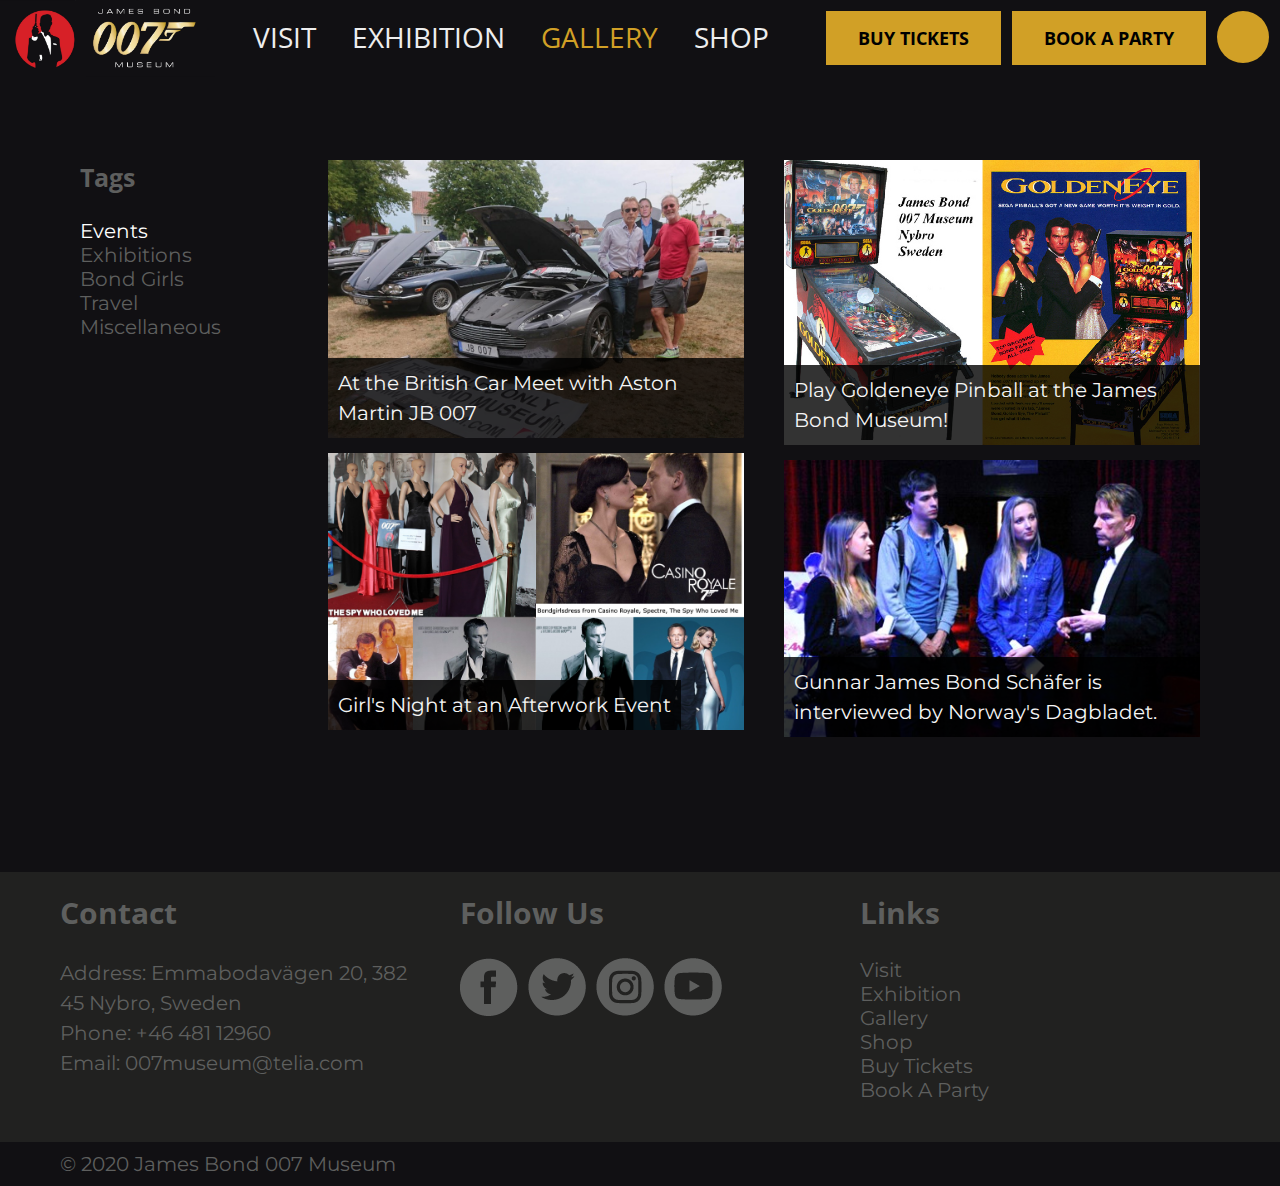
<file: webi_project/gallery/events.html>
<!doctype html>
<html>
<head>
<meta charset="UTF-8">
<meta name="keywords" content="James Bond, Museum, 007">
<meta name="Description" content="James Bond 007 Museum located in Nybro, Sweden">
<meta name="author" content="Gunnar James Bond Schafer">
<meta name="viewport" content="width=device-width, initial-scale=1.0">
<title>James Bond 007 Museum Homepage - The Only James Bond Museum in the World</title>
<link rel="stylesheet" href="../CSS/stylesheet.css">
<link href="https://fonts.googleapis.com/css?family=Montserrat|Open+Sans&display=swap" rel="stylesheet">
<link rel='icon' href='../images/favicon.ico' type='image/x-icon'/ >
<script>
function showsearch() {
   var element = document.getElementById("search_box");
   element.classList.toggle("show");
}
</script>
</head>
<body>

<ul class="full-width" id="navbar">
	<a href="../index.html"><img id="logo" src="../images/logo.png" alt="007 Museum Logo"></a>
	<li><a href="../visit.html">Visit</a></li>
	<li><a href="../exhibition.html">Exhibition</a></li>
	<li><a href="events.html" class="nav-active">Gallery</a></li>
	<li><a href="../shop.html">Shop</a></li>
	<a href="#" class="search-button" onclick="showsearch()"></a>
	<a href="#" class="button header-button">Book A Party</a>
	<a href="#" class="button header-button">Buy Tickets</a>
	<form id="search_box" action="#">
			<input name="search_criteria" placeholder="Search by keyword" value="" type="text">
			<input class="search_icon" value="Search" type="submit">
		</form>
</ul>



<div class="container">
<div class="row top-pad">
	<div class="column-20">
		<h3>Tags</h3>
		<ul class="links-list">
			<li><a href="events.html" class="links-list-active">Events</a></li>
			<li><a href="#Bond2">Exhibitions</a></li>
			<li><a href="#Bond3">Bond Girls</a></li>
			<li><a href="travel.html">Travel</a></li>
			<li><a href="#Bond3">Miscellaneous</a></li>
		</ul>
	</div>
	<div class="column-40">
		<div class="gallery-module">
		<header><p>At the British Car Meet with Aston Martin JB 007</p></header>
		<img src="../images/carmeet.jpg" alt="British Car Meet">
		</div>
		<div class="gallery-module">
		<header><p>Girl's Night at an Afterwork Event</p></header>
		<img src="../images/girlsnight.jpg" alt="Girl's Night">
		</div>
	</div>
	<div class="column-40">
		<div class="gallery-module">
		<header><p>Play Goldeneye Pinball at the James Bond Museum!</p></header>
		<img src="../images/pinball.jpg" alt="Goldeneye Pinball">
		</div>
		<div class="gallery-module">
		<header><p>Gunnar James Bond Schäfer is interviewed by Norway's Dagbladet.</p></header>
		<img src="../images/dagbladet.jpg" alt="Interview with Dagbladet">
		</div>
	</div>
</div>
</div>


<footer>

<div class="footer-row">
  <div class="column-3">
	<h2>Contact</h2>
	<p>Address: Emmabodavägen 20, 382 45 Nybro, Sweden</p>
	<p>Phone: +46 481 12960</p>
	<p>Email: 007museum@telia.com</p>
  </div>
  <div class="column-3">
	<h2>Follow Us</h2>
	<div id="social-group">
	<a href="#"><img src="../images/fb-icon.png" alt="Facebook Social Media Icon"></a>
	<a href="#"><img src="../images/tw-icon.png" alt="Twitter Social Media Icon"></a>
	<a href="#"><img src="../images/ig-icon.png" alt="Instagram Social Media Icon"></a>
	<a href="#"><img src="../images/yt-icon.png" alt="Youtube Social Media Icon"></a>
</div>
  </div>
  <div class="column-3">
	<h2>Links</h2>
	<ul class="links-list">
	<li><a href="visit.html">Visit</a></li>
	<li><a href="#Bond2">Exhibition</a></li>
	<li><a href="#Bond3">Gallery</a></li>
	<li><a href="#Bond3">Shop</a></li>
	<li><a href="#Bond3">Buy Tickets</a></li>
	<li><a href="#Bond3">Book A Party</a></li>
</ul>
  </div>
</div>

<div class="copyright">© 2020 James Bond 007 Museum</div>

</footer>


</body>
</html>
</file>
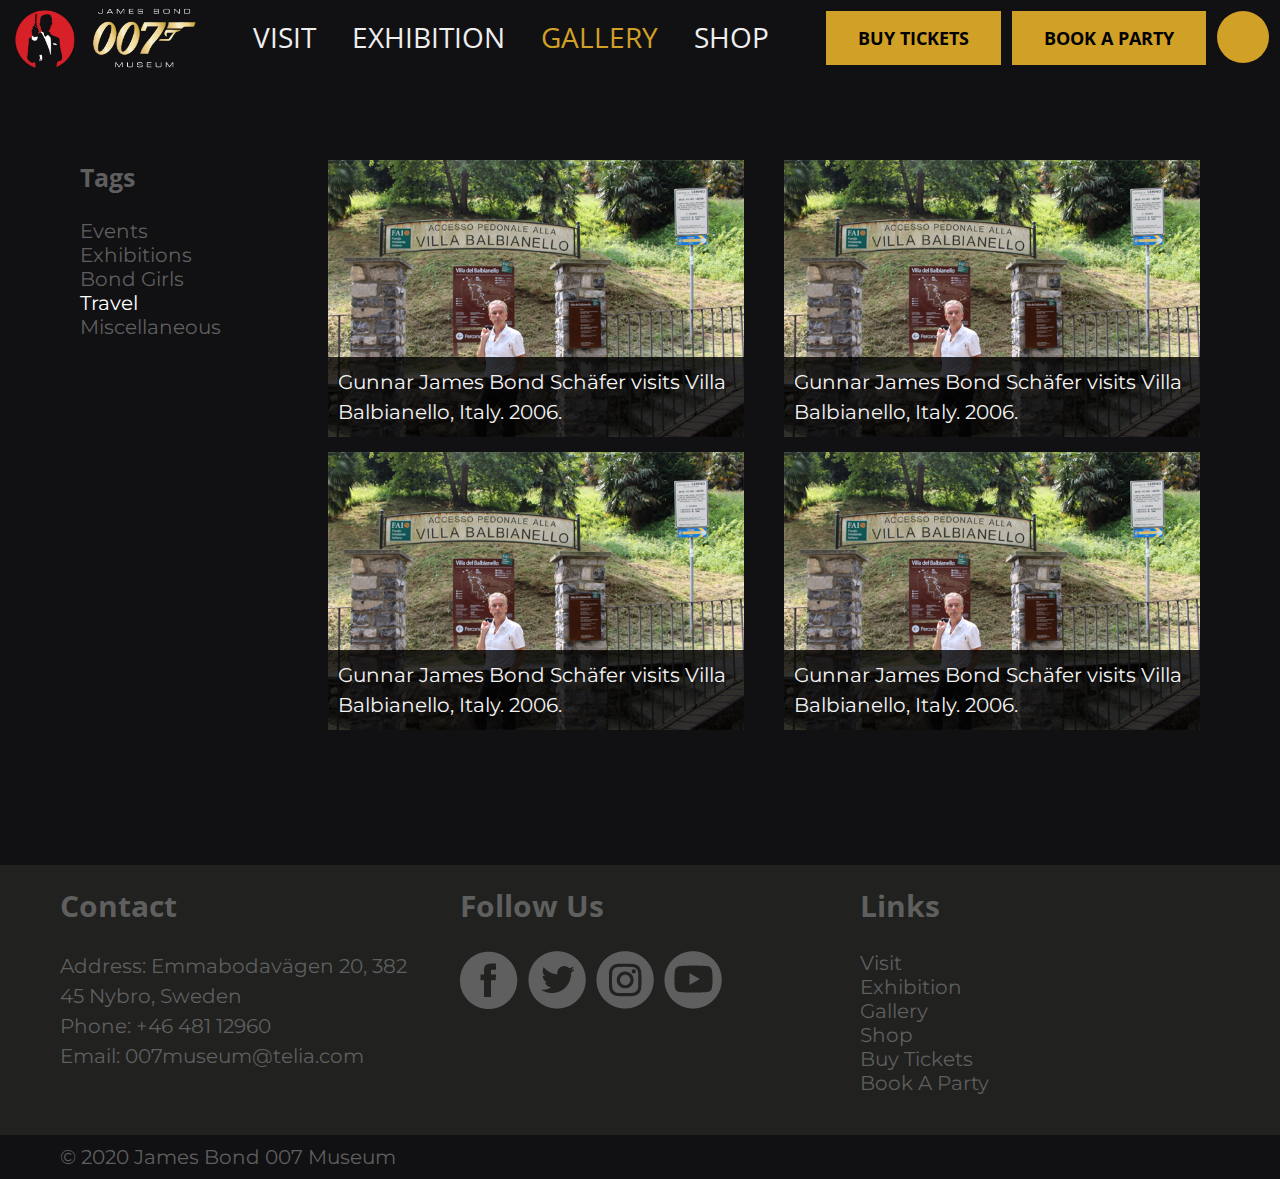
<file: webi_project/gallery/travel.HTML>
<!doctype html>
<html>
<head>
<meta charset="UTF-8">
<meta name="keywords" content="James Bond, Museum, 007">
<meta name="Description" content="James Bond 007 Museum located in Nybro, Sweden">
<meta name="author" content="Gunnar James Bond Schafer">
<meta name="viewport" content="width=device-width, initial-scale=1.0">
<title>James Bond 007 Museum Homepage - The Only James Bond Museum in the World</title>
<link rel="stylesheet" href="../CSS/stylesheet.css">
<link href="https://fonts.googleapis.com/css?family=Montserrat|Open+Sans&display=swap" rel="stylesheet">
<link rel='icon' href='../images/favicon.ico' type='image/x-icon'/ >
<script>
function showsearch() {
   var element = document.getElementById("search_box");
   element.classList.toggle("show");
}
</script>
</head>
<body>

<ul class="full-width" id="navbar">
	<a href="../index.html"><img id="logo" src="../images/logo.png" alt="007 Museum Logo"></a>
	<li><a href="../visit.html">Visit</a></li>
	<li><a href="../exhibition.html">Exhibition</a></li>
	<li><a href="events.html" class="nav-active">Gallery</a></li>
	<li><a href="../shop.html">Shop</a></li>
	<a href="#" class="search-button" onclick="showsearch()"></a>
	<a href="#" class="button header-button">Book A Party</a>
	<a href="#" class="button header-button">Buy Tickets</a>
	<form id="search_box" action="#">
			<input name="search_criteria" placeholder="Search by keyword" value="" type="text">
			<input class="search_icon" value="Search" type="submit">
		</form>
</ul>



<div class="container">
<div class="row top-pad">
	<div class="column-20">
		<h3>Tags</h3>
		<ul class="links-list">
			<li><a href="events.html">Events</a></li>
			<li><a href="#Bond2">Exhibitions</a></li>
			<li><a href="#Bond3">Bond Girls</a></li>
			<li><a href="travel.html" class="links-list-active">Travel</a></li>
			<li><a href="#Bond3">Miscellaneous</a></li>
		</ul>
	</div>
	<div class="column-40">
		<div class="gallery-module">
		<header><p>Gunnar James Bond Schäfer visits Villa Balbianello, Italy. 2006.</p></header>
		<img src="../images/balbianello.jpg" alt="Visit to Villa Balbianello">
		</div>
		<div class="gallery-module">
		<header><p>Gunnar James Bond Schäfer visits Villa Balbianello, Italy. 2006.</p></header>
		<img src="../images/balbianello.jpg" alt="Visit to Villa Balbianello">
		</div>
	</div>
	<div class="column-40">
		<div class="gallery-module">
		<header><p>Gunnar James Bond Schäfer visits Villa Balbianello, Italy. 2006.</p></header>
		<img src="../images/balbianello.jpg" alt="Visit to Villa Balbianello">
		</div>
		<div class="gallery-module">
		<header><p>Gunnar James Bond Schäfer visits Villa Balbianello, Italy. 2006.</p></header>
		<img src="../images/balbianello.jpg" alt="Visit to Villa Balbianello">
		</div>
	</div>
</div>
</div>


<footer>

<div class="footer-row">
  <div class="column-3">
	<h2>Contact</h2>
	<p>Address: Emmabodavägen 20, 382 45 Nybro, Sweden</p>
	<p>Phone: +46 481 12960</p>
	<p>Email: 007museum@telia.com</p>
  </div>
  <div class="column-3">
	<h2>Follow Us</h2>
	<div id="social-group">
	<a href="#"><img src="../images/fb-icon.png" alt="Facebook Social Media Icon"></a>
	<a href="#"><img src="../images/tw-icon.png" alt="Twitter Social Media Icon"></a>
	<a href="#"><img src="../images/ig-icon.png" alt="Instagram Social Media Icon"></a>
	<a href="#"><img src="../images/yt-icon.png" alt="Youtube Social Media Icon"></a>
</div>
  </div>
  <div class="column-3">
	<h2>Links</h2>
	<ul class="links-list">
	<li><a href="visit.html">Visit</a></li>
	<li><a href="#Bond2">Exhibition</a></li>
	<li><a href="#Bond3">Gallery</a></li>
	<li><a href="#Bond3">Shop</a></li>
	<li><a href="#Bond3">Buy Tickets</a></li>
	<li><a href="#Bond3">Book A Party</a></li>
</ul>
  </div>
</div>

<div class="copyright">© 2020 James Bond 007 Museum</div>

</footer>


</body>
</html>
</file>
<file: webi_project/CSS/stylesheet.css>
body {
	margin: 0;
	background-color: #111013;
	color: #5E5F5E;
	font-family: Montserrat;
	font-size: 20px;
}

h1 {
	color: white;
	font-family: Open Sans;
	font-size: 40px;
	margin-top: 0;
}

h2 {
	font-family: Open Sans;
	font-size: 30px;
	margin-top: 0;
}

h3 {
	font-family: Open Sans;
	font-size: 25px;
	margin-top: 0;
}

p {
	font-family: Montserrat;
	font-size: 20px;
	line-height: 1.5;
	margin: 0;
}

.top-pad {margin-top:80px;}

.row { 
	display: flex;
	width: 100%;
}

.column-3 {
  flex: 33.33%;
  padding: 20px;
}

.column-2 {
  flex: 50%;
  padding: 20px;
}

.column-1-3 {
  flex: 66.67%;
  padding: 20px;
}

.column-20 {
  flex: 20%;
  padding: 20px;
}

.column-40 {
	flex: 40%;
	padding: 20px;
}

.container {
	padding-left: 60px;
	padding-right: 60px;
	padding-top: 60px;
}

#logo {
  height: 77px;
  float: left;
  margin-right: 20px;
}

#search_box {
	background-color: #D1A026;
	padding: 10px;
	position: absolute;
	top: 77px;
	right: 0;
	display: none;
	z-index: 1;
}

input[type=text] {
	padding: 10px;
	border: none;
	background-color: #FFC83E; 
}

input[type=submit] {
	padding: 10px;
	border: none;
	background-color: #FFC83E; 
}

.show { display: block !important; }

ul {
	list-style-type: none;
	margin: 0;
	padding: 0;
}
#navbar li a:link, #navbar li a:visited {
	display: block;
	color: #EEEEEE;
	text-decoration: none;
	text-align: center;
	font-size: 28px;
	font-family: sans-serif;
	text-transform: uppercase;
	padding: 18px;
	font-family: Open Sans;
	
}
#navbar li a:hover, #navbar li a:active {color: #D1A026;}

#navbar li {
	float: left;
}

.nav-active {color:#D1A026 !important;}

.button {
	background-color: #D1A026;
	border: none;
	color: black;
	padding: 15px 32px;
	text-align: center;
	text-decoration: none;
	display: inline-block;
	font-size: 16px;
	margin-top: 11px;
	margin-right: 11px;
	text-transform: uppercase;
	font-family: Open Sans;
	font-weight: bold;
	cursor: pointer;
	outline: none;
}


.header-button { 
	float: right;
	font-size: 18px;
}

.ex-button {
  background-color: black;
  border: none;
  color: white;
  padding: 15px 32px;
  text-align: center;
  text-decoration: none;
  display: inline-block;
  font-size: 20px;
  margin-top: 11px;
  margin-right: 11px;
  text-transform: uppercase;
  font-family: Open Sans;
  font-weight: bold;
  cursor: pointer;
  outline: none;
}

.search-button {
  background-color: #D1A026;
  border: none;
  color: black;
  padding: 26px;
  text-decoration: none;
  display: inline-block;
  margin-top: 11px;
  margin-right: 11px;
  float: right;
  background-image: url('https://img.icons8.com/pastel-glyph/2x/search.png');
  background-size: 75%;
  background-repeat: no-repeat;
  background-position: center;
  border-radius: 50px;
}


.button:hover, .search-button:hover { 
	background-color: #FFC83E; 
	color: black;
}

.ex-button:hover {
	background-color: #212120;
}


.full-width {
	position: relative; /* child absolute */
	left: 0;
	right: 0;
	height: auto;
	background-color: #111013;
}

/* Container holding the image and the text */
.head-container {
  position: relative;
  display: flex;
  align-items: center;
  flex-direction: column;
  width: 100%;
  
}

/* Bottom right text */
.text-block {
	position: absolute;
	background-color: black;
	opacity: 0.8;
	color: white;
	text-transform: uppercase;
	font-weight: bold;
	font-size: 30px;
	padding: 20px;
	font-family: Open Sans;
}

.button-header{
	position: absolute;
	background-color: black;
	text-transform: uppercase;
	padding-left: 20px;
	padding-right: 20px;
	top: 350px;
	text-align: center;
	color: white;
	font-size: 25px;
	font-weight: bold;
	padding: 20px;
	text-decoration: none;
	display: inline-block;
	font-family: Open Sans;
}

.button-header:hover{ 
background-color: #D1A026; 
	cursor: pointer;
}

#gallery-container { position: relative; }

#gallery-container img {
	width: 100%;
	height: auto;
	opacity: 1;
	transition: .5s ease;
	backface-visibility: hidden;
}

#gallery-middle {
	transition: .5s ease;
	opacity: 0;
	position: absolute;
	top: 50%;
	left: 50%;
	transform: translate(-50%, -50%);
	-ms-transform: translate(-50%, -50%);
	text-align: center;
}

#gallery-container:hover img { opacity: 0.3;}

#gallery-container:hover #gallery-middle {opacity: 1;}

.gallery-module {
	position: relative;
	margin-bottom: 10px;
	color: #f5f5f5;
}

.gallery-module img {width: 100%;}

.gallery-module header {
	position: absolute;
	bottom: 5px;
	padding: 10px;
	background-color: rgba(0,0,0,.8);
}

.shop-module {
	margin-bottom: 30px;
	color: #f5f5f5;
	text-align: center;
}

.shop-module img {width: 100%;}

.shop-module header {padding: 20px;}

.shop-module header a, .shop-module header a:visited {
	color: #f5f5f5;
	text-decoration: none;
}

.shop-module header a:hover {
	text-decoration: underline;
}


/* --------------------- TABS ON THE EXHIBITION PAGE --------------------------- */



.tab {
  overflow: hidden;
  background-color: #212120;
  width: 100%;
  display: inline-flex;
}

/* Style the buttons inside the tab */
.tab button {
  background-color: inherit;
  float: left;
  border: none;
  outline: none;
  cursor: pointer;
  padding: 14px 16px;
  transition: 0.3s;
  font-family: Montserrat;
	font-size: 20px;
	color: #5E5F5E;
	font-weight: bold;
	width: 14.28%;
	display: block;
}

/* Change background color of buttons on hover */
.tab button:hover {
  background-color: #D1A026;
  color: black;
}

/* Create an active/current tablink class */
.tab button.active {
  background-color: #D1A026;
  color: black;
}

/* Style the tab content */
.tabcontent {
  display: none;
  padding: 10px;
  border-top: none;
	background-color: #D1A026;
	color: black;
	border: 1px solid #D1A026;
}

.tabcontent h2 { color: black; }

.tabcontent img { width: 100%; }


/* ---------------------- SHOP ELEMENTS ------------------------- */

#sort {
	width: 100%;
	border: 1px solid #5E5F5E; 
	background-color: #212120;
	padding: 5px;
	margin-bottom: 20px;
	color: #5E5F5E;
	font-family: Montserrat;
	font-size: 18px;
}


#accordion {
	background-color: #212120;
	width: 100%;
}

#accordion section div {
	display: none;
}

#accordion a {
	padding: 5px;
	text-decoration: none;
	display: block;
	color: #5E5F5E;
	font-family: Montserrat;
	font-size: 18px;
	text-align: left;
	cursor: pointer;
	outline: none;
	border: 1px solid #5E5F5E;
}

#accordion a:hover {
	background-color: #30302f;
}

#accordion section:target div {
	padding: 5px;
	text-decoration: none;
	display: block;
	color: #111013;
	font-family: Montserrat;
	font-size: 18px;
	text-align: left;
	cursor: pointer;
	outline: none;
	border: 1px solid #5E5F5E;
	padding-left: 20px !important;
	background-color: #474745;
}

#accordion section div:hover {
	background-color: #5E5F5E;
}


/* ------------------ FOOTER CONTENT ------------------*/



footer {margin-top: 100px;}

.footer-row {
  display: flex;
  padding: 0 40px 20px 40px;
  background-color: #212120;
}

.links-list li a:link, .links-list li a:visited {
	text-decoration: none;
	color: #5E5F5E;
	font-family: Montserrat;
}

.links-list li a:hover, .links-list li a:active {
	color: white;
}

.links-list-active {
	color: white !important;
}

#social-group img {
	margin-right: 5px;
}


.copyright {
	background-color: #111013;
	padding: 10px 0 10px 60px;
}
</file>
<file: webii_hobbies/css/style.css>
html, body {
  scroll-behavior: smooth;
  font-family: 'Open Sans', sans-serif;
}

h1, h2, h3 {
	font-family: 'Arvo', serif;
	text-shadow: 0px 5px 6px rgba(0, 0, 0, 0.14);
}
h1 {font-size: 5rem;}
h2 {font-size: 4rem;}
h3 {font-size: 3rem;}

a, a:link {
	color: #212529;
	text-decoration: underline;
	padding: 5px 10px 10px 10px;
}

a:hover {
	color: white;
	background-color: #04724D;
}

.cont-1, .cont-3 {
	background-color: #ACBDBA;
}

.cont-2, .cont-4 {
	background-color: #CDDDDD;
}

img {
	width: 100%;
}

.img-50 {
	width: 50%;
}

.down-button {
	position: relative;
	bottom: 50px;
	margin-bottom: -25px;
	z-index: 1000;
}

.up-button {
	position: relative;
	top: 50px;
	margin-top: -25px;
	z-index: 2000;
}
</file>
